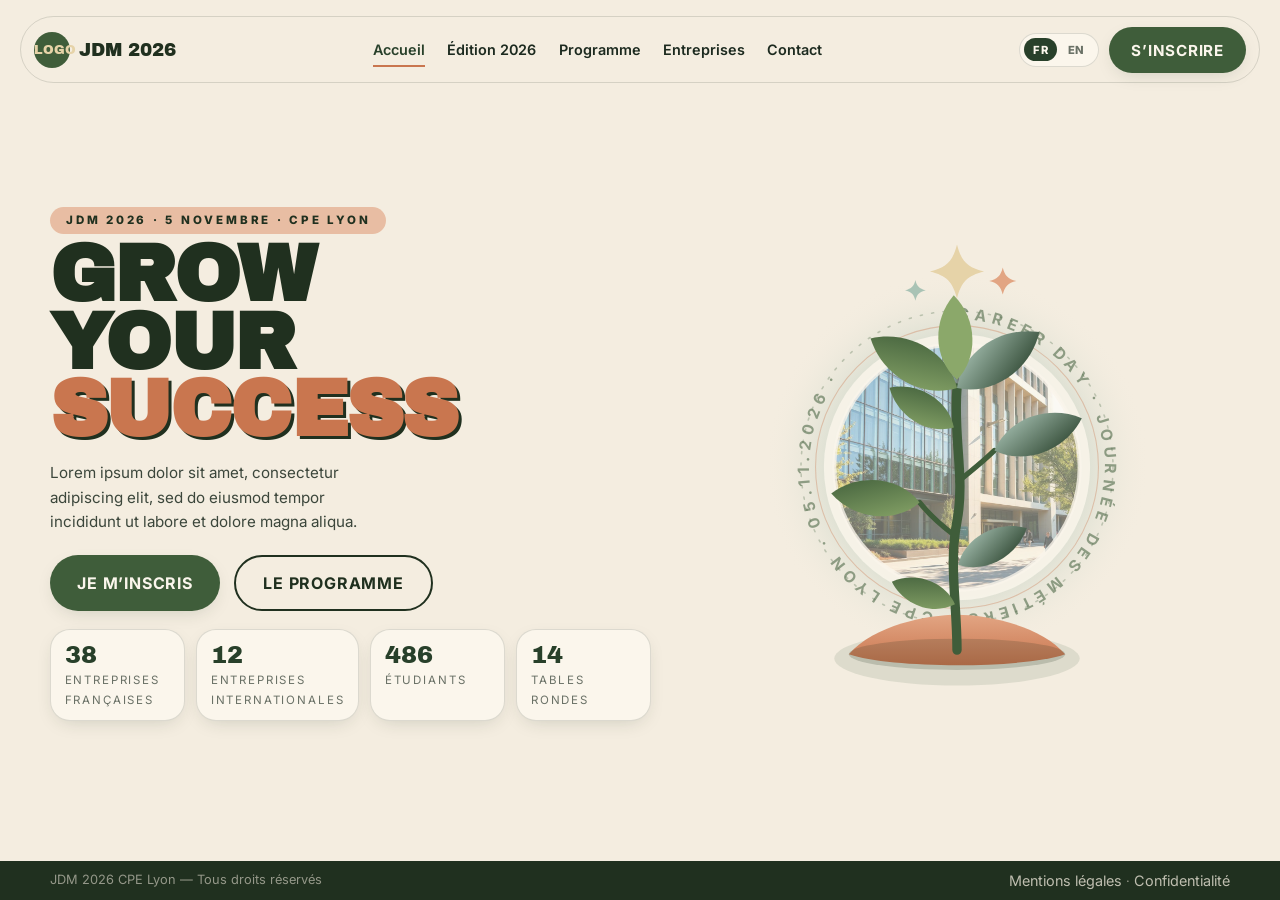
<file: index.html>
<!doctype html>
<html lang="fr">
<head>
  <meta charset="utf-8" />
  <meta name="viewport" content="width=device-width, initial-scale=1" />
  <title>Career Day 2026 — Grow Your Success | CPE Lyon</title>
  <meta name="description" content="CPE Lyon Career Day 2026: meet innovative companies, discover engineering careers with real impact, and grow your responsible future. March 12, 2026." />
  <meta property="og:title" content="Career Day 2026 — Grow Your Success" />
  <meta property="og:description" content="Meet, exchange, get inspired, and build your responsible future at CPE Lyon Career Day 2026." />
  <meta property="og:type" content="website" />
  <meta name="twitter:card" content="summary_large_image" />
  <link rel="preconnect" href="https://fonts.googleapis.com" />
  <link rel="preconnect" href="https://fonts.gstatic.com" crossorigin />
  <link rel="stylesheet" href="https://fonts.googleapis.com/css2?family=Archivo+Black&family=Archivo:wght@400;600;800;900&family=Inter:wght@400;500;600;700&display=swap" />
  <link rel="stylesheet" href="css/style.css" />
  <link rel="stylesheet" href="css/grow.css" />
  <link rel="stylesheet" href="css/pages.css" />
</head>
<body class="is-landing">
  <a class="skip" href="#main" data-en="Skip to content">Aller au contenu</a>
  <div class="loader" id="loader"><div class="loader__ring" aria-hidden="true"></div></div>
  <div id="site-nav"></div>

  <main id="main">
    <!-- HERO — single screen: title + stats + CTA + animated SVG -->
    <section class="hero hero--single">
      <div class="container hero__grid">
        <div>
          <span class="chip" data-en="JDM 2026 · NOVEMBER 5 · CPE Lyon">JDM 2026 · 5 NOVEMBRE · CPE Lyon</span>
          <h1 class="hero__title">
            <span data-en="Grow">Grow</span>
            <span data-en="Your">Your</span>
            <span class="hero__accent" data-en="Success">Success</span>
          </h1>
          <p class="hero__lead" data-en="Lorem ipsum dolor sit amet, consectetur adipiscing elit, sed do eiusmod tempor incididunt ut labore et dolore magna aliqua. ">
            Lorem ipsum dolor sit amet, consectetur adipiscing elit, 
            sed do eiusmod tempor incididunt ut labore et dolore magna aliqua. 
          </p>
          <div class="hero__cta">
            <button class="btn btn--primary btn--lg" data-modal-open="registerModal" data-en="Register free">Je m’inscris</button>
            <a class="btn btn--ghost btn--lg" href="program.html" data-en="Explore the program">Le programme</a>
          </div>
          <ul class="stats">
            <li><span class="stat__num" data-count="40" >0</span><span class="stat__lbl" data-en="French companies">Entreprises françaises</span></li>
            <li><span class="stat__num" data-count="13" >0</span><span class="stat__lbl" data-en="Internationals companies">Entreprises internationales</span></li>
            <li><span class="stat__num" data-count="500" data-suffix="+">0</span><span class="stat__lbl" data-en="Students">Étudiants</span></li>
            <li><span class="stat__num" data-count="15">0</span><span class="stat__lbl" data-en="Round tables">Tables rondes</span></li>
          </ul>
        </div>

        <!-- ===== Animated SVG illustration: the growth story ===== -->
        <div class="hero__right">
          <div class="grow" role="img" aria-label="Illustration of a seed growing into an upward success sprout">
            <svg class="grow__svg" viewBox="0 0 400 500" fill="none" xmlns="http://www.w3.org/2000/svg" aria-hidden="true">
              <defs>
                <radialGradient id="gHalo" cx="50%" cy="50%" r="50%">
                  <stop offset="0%" stop-color="var(--sand)" stop-opacity=".95" />
                  <stop offset="60%" stop-color="var(--sky)" stop-opacity=".45" />
                  <stop offset="100%" stop-color="var(--cream)" stop-opacity="0" />
                </radialGradient>
                <linearGradient id="gLeafA" x1="0" y1="0" x2="1" y2="1">
                  <stop offset="0%" stop-color="var(--olive)" />
                  <stop offset="100%" stop-color="var(--moss)" />
                </linearGradient>
                <linearGradient id="gLeafB" x1="0" y1="0" x2="1" y2="1">
                  <stop offset="0%" stop-color="var(--sky)" />
                  <stop offset="100%" stop-color="var(--moss-deep)" />
                </linearGradient>
                <linearGradient id="gSoil" x1="0" y1="0" x2="0" y2="1">
                  <stop offset="0%" stop-color="var(--clay-soft)" />
                  <stop offset="100%" stop-color="var(--clay)" />
                </linearGradient>
                <path id="leafShape" d="M0,0 C26,-30 74,-30 104,-4 C74,26 26,26 0,0 Z" />
                <clipPath id="gPhotoClip"><circle cx="200" cy="252" r="118" /></clipPath>
                <path id="sealPath" d="M200,110 a142,142 0 1,1 -0.1,0" />

              </defs>

              <!-- ambient light + provisional JDM emblem -->
              <g class="grow__layer" style="--depth:.35">
                <circle class="grow__halo" cx="200" cy="250" r="185" fill="url(#gHalo)" />
                <circle cx="200" cy="252" r="128" fill="var(--paper)" opacity=".85" />
                <g clip-path="url(#gPhotoClip)" opacity=".55">
                  <image href="assets/images/campus-1.jpg" x="82" y="134" width="236" height="236"
                         preserveAspectRatio="xMidYMid slice" />
                </g>
                <circle cx="200" cy="252" r="118" fill="none" stroke="var(--paper)" stroke-width="4" opacity=".8" />

                <!-- provisional logo / seal -->
                <g class="grow__seal">
                  <circle cx="200" cy="252" r="150" fill="none" stroke="var(--moss)" stroke-opacity=".28"
                          stroke-width="1.5" stroke-dasharray="2 9" stroke-linecap="round" />
                  <circle cx="200" cy="252" r="136" fill="none" stroke="var(--clay)" stroke-opacity=".35" stroke-width="1" />
                  <g class="grow__sealspin">
                    <text class="grow__sealtxt" fill="var(--moss)" fill-opacity=".55">
                      <textPath href="#sealPath" startOffset="0">
                        CAREER DAY · JOURNÉE DES MÉTIERS · CPE LYON · 05.11.2026 · 
                      </textPath>
                    </text>
                  </g>
                </g>
              </g>


              <!-- soil / ground -->
              <g class="grow__layer" style="--depth:.15">
                <g class="grow__ground">
                  <ellipse cx="200" cy="436" rx="118" ry="26" fill="var(--moss)" opacity=".12" />
                  <path d="M96,432 C120,404 172,394 200,394 C228,394 280,404 304,432 C264,446 136,446 96,432 Z" fill="url(#gSoil)" />
                  <ellipse cx="200" cy="432" rx="104" ry="15" fill="var(--bark)" opacity=".18" />
                </g>
              </g>

              <!-- the plant -->
              <g class="grow__layer" style="--depth:.7">
                <g class="grow__plant">
                  <!-- seed -->
                  <ellipse class="grow__seed" cx="200" cy="402" rx="11" ry="15" fill="var(--bark)" />

                  <!-- main stem -->
                  <path class="grow__stem" style="--len:320"
                        d="M200,428 C200,382 192,346 200,304 C208,262 196,222 200,176"
                        stroke="var(--moss)" stroke-width="9" stroke-linecap="round" />
                  <!-- side branches -->
                  <path class="grow__branch" style="--len:70;--d:1.72s" d="M198,318 C182,306 172,296 164,286"
                        stroke="var(--moss)" stroke-width="5" stroke-linecap="round" />
                  <path class="grow__branch" style="--len:70;--d:2.12s" d="M201,266 C216,254 226,246 236,236"
                        stroke="var(--moss)" stroke-width="5" stroke-linecap="round" />

                  <!-- leaves, unfurling one by one -->
                  <g transform="translate(198,384) rotate(-158) scale(.62)">
                    <g class="grow__leafwrap" style="--fr:2.2deg;--fd:.2s">
                      <use class="grow__leaf" href="#leafShape" style="--d:1.48s;--r0:-18deg" fill="url(#gLeafA)" />
                    </g>
                  </g>
                  <g transform="translate(201,346) rotate(-26) scale(.72)">
                    <g class="grow__leafwrap" style="--fr:-2.4deg;--fd:.9s">
                      <use class="grow__leaf" href="#leafShape" style="--d:1.78s;--r0:18deg" fill="url(#gLeafB)" />
                    </g>
                  </g>
                  <g transform="translate(164,286) rotate(-172) scale(.82)">
                    <g class="grow__leafwrap" style="--fr:2.6deg;--fd:1.4s">
                      <use class="grow__leaf" href="#leafShape" style="--d:2.12s;--r0:-20deg" fill="url(#gLeafA)" />
                    </g>
                  </g>
                  <g transform="translate(236,236) rotate(-18) scale(.86)">
                    <g class="grow__leafwrap" style="--fr:-2.2deg;--fd:2s">
                      <use class="grow__leaf" href="#leafShape" style="--d:2.44s;--r0:20deg" fill="url(#gLeafB)" />
                    </g>
                  </g>
                  <g transform="translate(197,214) rotate(-146) scale(.7)">
                    <g class="grow__leafwrap" style="--fr:2deg;--fd:2.6s">
                      <use class="grow__leaf" href="#leafShape" style="--d:2.82s;--r0:-16deg" fill="url(#gLeafA)" />
                    </g>
                  </g>

                  <!-- top sprout : same leaf language as the rest of the plant -->
                  <g transform="translate(200,176)">
                    <g class="grow__bud">
                      <!-- left wing -->
                      <g transform="rotate(-148) scale(.92)">
                        <use class="grow__bud-leaf" style="--d:3.08s;--r0:-24deg" href="#leafShape" fill="url(#gLeafA)" />
                      </g>
                      <!-- right wing -->
                      <g transform="rotate(-32) scale(.92)">
                        <use class="grow__bud-leaf" style="--d:3.24s;--r0:24deg" href="#leafShape" fill="url(#gLeafB)" />
                      </g>
                      <!-- central upward leaf -->
                      <g transform="translate(0,-8) rotate(-90) scale(.78)">
                        <use class="grow__bud-leaf" style="--d:3.42s;--r0:0deg" href="#leafShape" fill="var(--olive)" />
                      </g>
                      <!-- sparkles crowning the sprout -->
                      <path class="grow__spark" style="--d:3.6s"
                            d="M0,-138 C4,-122 10,-116 26,-112 C10,-108 4,-102 0,-86 C-4,-102 -10,-108 -26,-112 C-10,-116 -4,-122 0,-138 Z"
                            fill="var(--sand)" />
                      <path class="grow__spark" style="--d:3.85s"
                            d="M44,-116 C46,-108 49,-105 57,-103 C49,-101 46,-98 44,-90 C42,-98 39,-101 31,-103 C39,-105 42,-108 44,-116 Z"
                            fill="var(--clay-soft)" />
                      <path class="grow__spark" style="--d:4.05s"
                            d="M-40,-104 C-38.6,-98 -36.4,-95.8 -30,-94 C-36.4,-92.2 -38.6,-90 -40,-84 C-41.4,-90 -43.6,-92.2 -50,-94 C-43.6,-95.8 -41.4,-98 -40,-104 Z"
                            fill="var(--sky)" />

                    </g>
                  </g>



                </g>
              </g>

              <!-- soft light motes -->
              <g class="grow__layer" style="--depth:1.35">
                <circle class="grow__mote" cx="128" cy="326" r="3.5" fill="var(--sand)" style="--d:2.8s;--dur:7.4s;--tx:14px" />
                <circle class="grow__mote" cx="272" cy="214" r="3" fill="var(--sky)" style="--d:4.1s;--dur:8.2s;--tx:-12px" />
              </g>
            </svg>
          </div>
        </div>
      </div>
    </section>
  </main>

  <div id="site-footer"></div>

  <!-- Register modal -->
  <div class="modal" id="registerModal" role="dialog" aria-modal="true" aria-labelledby="regTitle" aria-hidden="true">
    <div class="modal__backdrop" data-modal-close></div>
    <div class="modal__panel">
      <button class="modal__close" data-modal-close aria-label="Fermer">×</button>
      <h3 id="regTitle" data-en="Register for Career Day">Inscription au Career Day</h3>
      <p class="muted" data-en="Free for CPE Lyon students. Fill in the form and we'll send your confirmation.">Gratuit pour les étudiants de CPE Lyon. Remplissez le formulaire et vous recevrez votre confirmation.</p>
      <form class="form" data-form data-success="Inscription enregistrée ! Vérifiez votre boîte mail.">
        <div class="field"><label for="rn" data-en="Full name">Nom complet</label><input id="rn" name="name" type="text" required /><span class="err"></span></div>
        <div class="field"><label for="re" data-en="Email">E-mail</label><input id="re" name="email" type="email" required /><span class="err"></span></div>
        <div class="field"><label for="rr" data-en="I am a…">Je suis…</label>
          <select id="rr" name="role" required>
            <option value="" data-en="Choose one">Choisir</option>
            <option data-en="Student">Étudiant·e</option><option data-en="Company">Entreprise</option><option data-en="Alumni">Alumni</option>
          </select><span class="err"></span></div>
        <button type="submit" class="btn btn--primary" data-en="Send registration">Envoyer l’inscription</button>
      </form>
    </div>
  </div>

  <div class="toasts" id="toasts" aria-live="polite"></div>
  <script src="js/layout.js"></script>
  <script src="js/i18n.js"></script>
  <script src="js/script.js"></script>
  <script src="js/grow.js"></script>
</body>
</html>
</file>
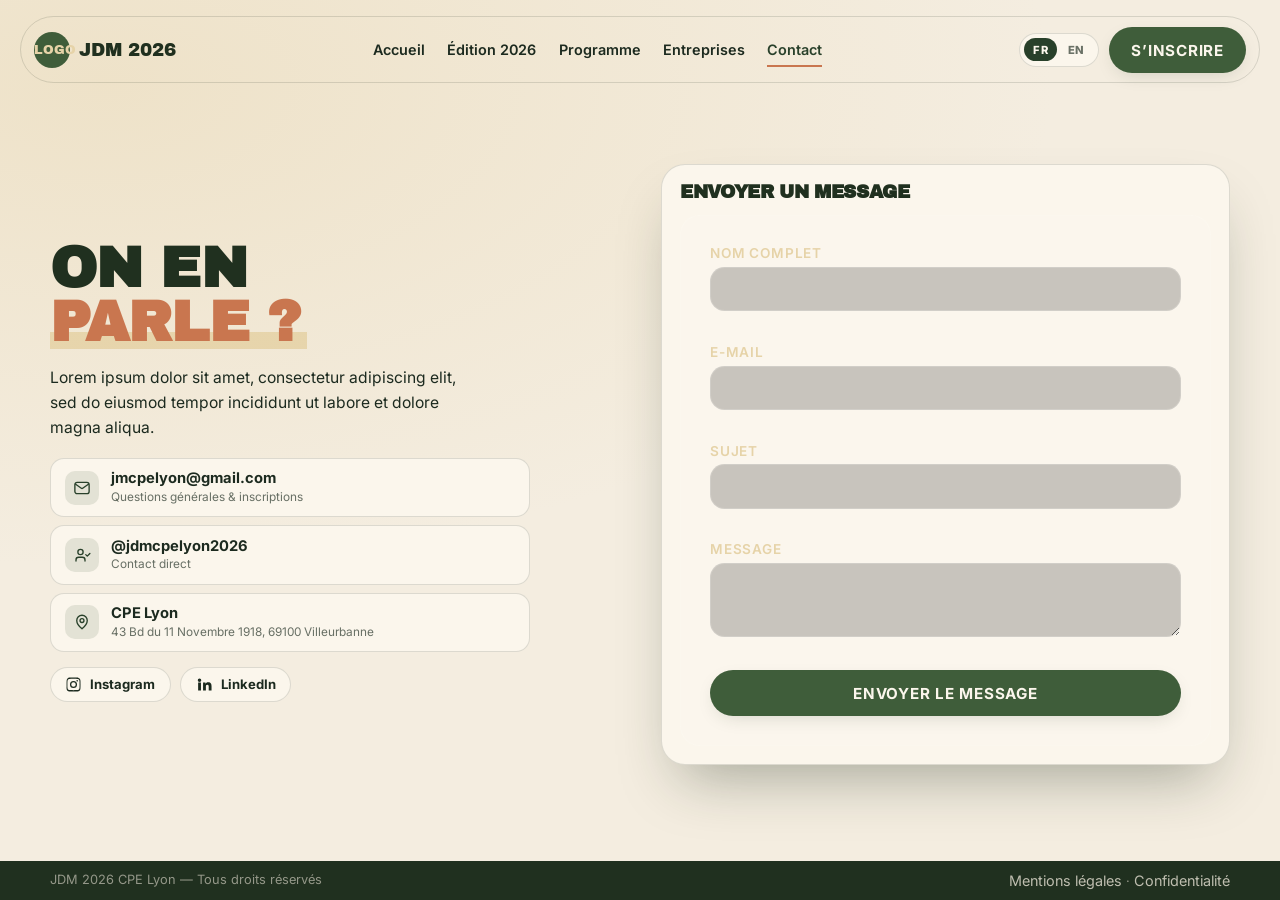
<file: contact.html>
<!doctype html>
<html lang="fr">
<head>
  <meta charset="utf-8" />
  <meta name="viewport" content="width=device-width, initial-scale=1" />
  <title>Contact — Career Day 2026 | CPE Lyon</title>
  <meta name="description" content="Contactez l’équipe étudiante du Career Day 2026 de CPE Lyon : questions, partenariats, presse. Réponse sous deux jours ouvrés." />
  <meta property="og:title" content="Contact — Career Day 2026 | CPE Lyon" />
  <meta property="og:description" content="Une question, une idée de partenariat ? L’équipe étudiante vous répond." />
  <meta property="og:type" content="website" />
  <meta name="twitter:card" content="summary_large_image" />
  <link rel="preconnect" href="https://fonts.googleapis.com" />
  <link rel="preconnect" href="https://fonts.gstatic.com" crossorigin />
  <link rel="stylesheet" href="https://fonts.googleapis.com/css2?family=Archivo+Black&family=Archivo:wght@400;600;800;900&family=Inter:wght@400;500;600;700&display=swap" />
  <link rel="stylesheet" href="css/style.css" />
  <link rel="stylesheet" href="css/pages.css" />
</head>
<body class="is-landing">
  <a class="skip" href="#main" data-en="Skip to content">Aller au contenu</a>
  <div class="loader" id="loader"><div class="loader__ring" aria-hidden="true"></div></div>
  <div id="site-nav"></div>

  <main id="main">
    <section class="page-single">
      <div class="page__grid contact__wrap">
        <div class="tabs contact__tabs" role="tablist" aria-label="Contact">
          <button class="tab is-active" type="button" role="tab" aria-selected="true" data-tab="info" data-en="Contact">Contact</button>
          <button class="tab" type="button" role="tab" aria-selected="false" data-tab="form" data-en="Message">Message</button>
        </div>

        <div class="contact__panels">
          <div class="tab-panel is-active intro" data-panel="info">
            <h1 class="intro__title">
              <span class="w"><span data-en="Let’s">On en</span></span>
              <span class="w w--accent"><span data-en="talk.">parle ?</span></span>
            </h1>
            <p class="intro__lead" data-en="Lorem ipsum dolor sit amet, consectetur adipiscing elit, sed do eiusmod tempor incididunt ut labore et dolore magna aliqua. ">
              Lorem ipsum dolor sit amet, consectetur adipiscing elit, sed do eiusmod tempor incididunt ut labore et dolore magna aliqua. 
            </p>
            <ul class="cinfo">
              <li>
                <span class="cinfo__ic" aria-hidden="true"><svg viewBox="0 0 24 24" fill="none" stroke="currentColor" stroke-width="1.8" stroke-linecap="round" stroke-linejoin="round"><rect x="2.5" y="4.5" width="19" height="15" rx="3"/><path d="m3.5 7 7.6 5.4a1.5 1.5 0 0 0 1.8 0L20.5 7"/></svg></span>
                <div><b>jmcpelyon@gmail.com</b><small data-en="General questions &amp; registrations">Questions générales &amp; inscriptions</small></div>
              </li>
              <li>
                <span class="cinfo__ic" aria-hidden="true"><svg viewBox="0 0 24 24" fill="none" stroke="currentColor" stroke-width="1.8" stroke-linecap="round" stroke-linejoin="round"><path d="M16 20v-1.5a3.5 3.5 0 0 0-3.5-3.5h-5A3.5 3.5 0 0 0 4 18.5V20"/><circle cx="10" cy="8" r="3.5"/><path d="M17 11.5 19 13.5 22.5 10"/></svg></span>
                <div><b>@jdmcpelyon2026</b><small data-en="Direct contact">Contact direct</small></div>
              </li>
              <li>
                <span class="cinfo__ic" aria-hidden="true"><svg viewBox="0 0 24 24" fill="none" stroke="currentColor" stroke-width="1.8" stroke-linecap="round" stroke-linejoin="round"><path d="M12 21s7-5.6 7-11a7 7 0 1 0-14 0c0 5.4 7 11 7 11Z"/><circle cx="12" cy="10" r="2.6"/></svg></span>
                <div><b>CPE Lyon</b><small>43 Bd du 11 Novembre 1918, 69100 Villeurbanne</small></div>
              </li>
            </ul>
            <div class="social">
              <a class="social__btn" href="https://instagram.com" target="_blank" rel="noopener" aria-label="Instagram">
                <svg viewBox="0 0 24 24" aria-hidden="true" fill="currentColor"><path d="M12 2.2c3.2 0 3.6 0 4.9.07 1.2.05 1.8.25 2.2.42.6.22 1 .48 1.4.9.44.43.7.83.92 1.4.17.44.37 1.06.42 2.25.06 1.28.07 1.66.07 4.88s-.01 3.6-.07 4.88c-.05 1.19-.25 1.81-.42 2.25-.22.57-.48.97-.92 1.4-.42.42-.82.68-1.4.9-.44.17-1.06.37-2.25.42-1.28.06-1.66.07-4.88.07s-3.6-.01-4.88-.07c-1.19-.05-1.81-.25-2.25-.42-.57-.22-.97-.48-1.4-.9-.42-.43-.68-.83-.9-1.4-.17-.44-.37-1.06-.42-2.25C2.21 15.6 2.2 15.22 2.2 12s.01-3.6.07-4.88c.05-1.19.25-1.81.42-2.25.22-.57.48-.97.9-1.4.43-.42.83-.68 1.4-.9.44-.17 1.06-.37 2.25-.42C8.52 2.21 8.9 2.2 12 2.2Zm0 1.8c-3.15 0-3.5.01-4.74.07-.9.04-1.38.19-1.7.31-.43.17-.73.37-1.05.69-.32.32-.52.62-.69 1.05-.12.32-.27.8-.31 1.7-.06 1.24-.07 1.6-.07 4.18s.01 2.94.07 4.18c.04.9.19 1.38.31 1.7.17.43.37.73.69 1.05.32.32.62.52 1.05.69.32.12.8.27 1.7.31 1.24.06 1.6.07 4.74.07s3.5-.01 4.74-.07c.9-.04 1.38-.19 1.7-.31.43-.17.73-.37 1.05-.69.32-.32.52-.62.69-1.05.12-.32.27-.8.31-1.7.06-1.24.07-1.6.07-4.18s-.01-2.94-.07-4.18c-.04-.9-.19-1.38-.31-1.7a2.85 2.85 0 0 0-.69-1.05 2.85 2.85 0 0 0-1.05-.69c-.32-.12-.8-.27-1.7-.31C15.5 4.01 15.15 4 12 4Zm0 3.03a4.97 4.97 0 1 1 0 9.94 4.97 4.97 0 0 1 0-9.94Zm0 1.8a3.17 3.17 0 1 0 0 6.34 3.17 3.17 0 0 0 0-6.34Zm5.18-3.2a1.16 1.16 0 1 1 0 2.32 1.16 1.16 0 0 1 0-2.32Z"/></svg>
                <span>Instagram</span>
              </a>
              <a class="social__btn" href="https://linkedin.com" target="_blank" rel="noopener" aria-label="LinkedIn">
                <svg viewBox="0 0 24 24" aria-hidden="true" fill="currentColor"><path d="M4.98 3.5a2.5 2.5 0 1 1 0 5 2.5 2.5 0 0 1 0-5ZM3 9.25h4v11.25H3V9.25Zm6.5 0h3.83v1.54h.06c.53-.95 1.83-1.95 3.77-1.95 4.03 0 4.78 2.5 4.78 5.75v5.91h-4v-5.24c0-1.25-.02-2.86-1.85-2.86-1.85 0-2.13 1.36-2.13 2.77v5.33h-4V9.25Z"/></svg>
                <span>LinkedIn</span>
              </a>
            </div>

          </div>

          <div class="tab-panel panel" data-panel="form">
            <h3 data-en="Send a message">Envoyer un message</h3>
            <form class="form" data-form data-success="Message envoyé ! Nous revenons vers vous rapidement.">
              <div class="field"><label for="cn" data-en="Full name">Nom complet</label><input id="cn" name="name" type="text" required /><span class="err"></span></div>
              <div class="field"><label for="ce" data-en="Email">E-mail</label><input id="ce" name="email" type="email" required /><span class="err"></span></div>
              <div class="field"><label for="cs" data-en="Subject">Sujet</label><input id="cs" name="subject" type="text" required /><span class="err"></span></div>
              <div class="field"><label for="cm" data-en="Message">Message</label><textarea id="cm" name="message" required></textarea><span class="err"></span></div>
              <button type="submit" class="btn btn--primary" data-en="Send message">Envoyer le message</button>
            </form>
          </div>
        </div>
      </div>
    </section>
  </main>

  <div id="site-footer"></div>

  <div class="modal" id="registerModal" role="dialog" aria-modal="true" aria-hidden="true">
    <div class="modal__backdrop" data-modal-close></div>
    <div class="modal__panel">
      <button class="modal__close" data-modal-close aria-label="Fermer">×</button>
      <h3 data-en="Register for Career Day">Inscription au Career Day</h3>
      <p class="muted" data-en="Free for CPE Lyon students.">Gratuit pour les étudiants de CPE Lyon.</p>
      <form class="form" data-form data-success="Inscription envoyée ! Confirmation en route.">
        <div class="field"><label for="rn6" data-en="Full name">Nom complet</label><input id="rn6" name="name" type="text" required /><span class="err"></span></div>
        <div class="field"><label for="re6" data-en="Email">E-mail</label><input id="re6" name="email" type="email" required /><span class="err"></span></div>
        <div class="field"><label for="rr6" data-en="I am a…">Je suis…</label><select id="rr6" name="role" required><option value="" data-en="Choose one">Choisir</option><option data-en="Student">Étudiant·e</option><option data-en="Company">Entreprise</option><option data-en="Alumni">Alumni</option></select><span class="err"></span></div>
        <button type="submit" class="btn btn--primary" data-en="Send registration">Envoyer l’inscription</button>
      </form>
    </div>
  </div>

  <div class="toasts" id="toasts" aria-live="polite"></div>
  <script src="js/layout.js"></script>
  <script src="js/i18n.js"></script>
  <script src="js/script.js"></script>
</body>
</html>
</file>
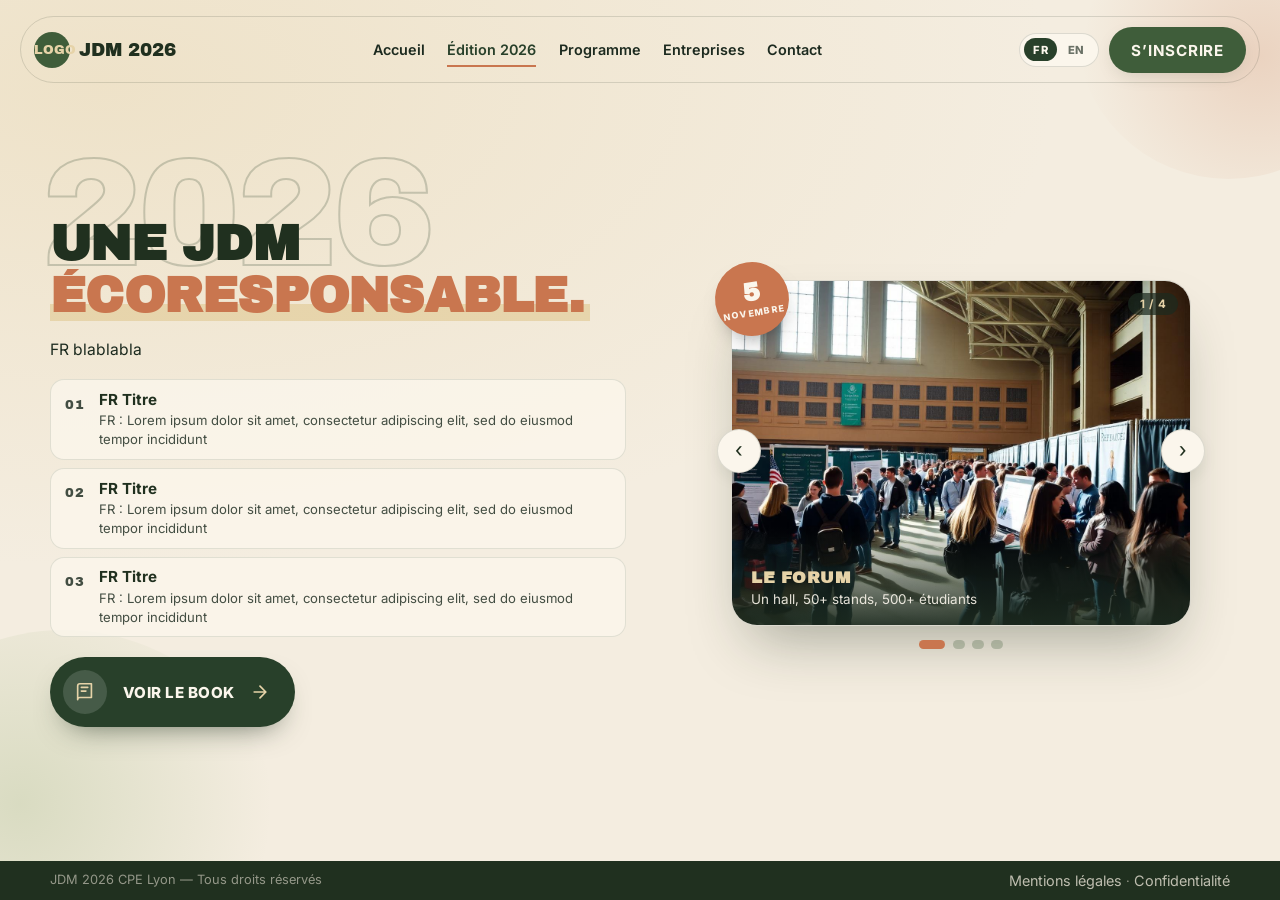
<file: edition.html>
<!doctype html>
<html lang="fr">
<head>
  <meta charset="utf-8" />
  <meta name="viewport" content="width=device-width, initial-scale=1" />
  <title>Édition 2026 — Career Day | CPE Lyon</title>
  <meta name="description" content="Édition 2026 du Career Day CPE Lyon : une Journée des Métiers placée sous le signe de l’écoresponsabilité, le 12 mars à Villeurbanne." />
  <meta property="og:title" content="Édition 2026 — Career Day | CPE Lyon" />
  <meta property="og:description" content="Une JDM sous le signe de l’écoresponsabilité, le 12 mars 2026 à CPE Lyon Villeurbanne." />
  <meta property="og:type" content="website" />
  <meta name="twitter:card" content="summary_large_image" />
  <link rel="preconnect" href="https://fonts.googleapis.com" />
  <link rel="preconnect" href="https://fonts.gstatic.com" crossorigin />
  <link rel="stylesheet" href="https://fonts.googleapis.com/css2?family=Archivo+Black&family=Archivo:wght@400;600;800;900&family=Inter:wght@400;500;600;700&display=swap" />
  <link rel="stylesheet" href="css/style.css" />
  <link rel="stylesheet" href="css/pages.css" />
</head>
<body class="is-landing">
  <a class="skip" href="#main" data-en="Skip to content">Aller au contenu</a>
  <div class="loader" id="loader"><div class="loader__ring" aria-hidden="true"></div></div>
  <div id="site-nav"></div>

  <main id="main">
    <section class="page-single page-single--ed2">
      <div class="page__grid">
        <div class="intro intro--ed">
          <span class="ed2__ghost" aria-hidden="true">2026</span>
          <h1 class="intro__title intro__title--edition">
            <span class="w"><span data-en="A careers day">Une JDM</span></span>
            <span class="w w--accent"><span data-en="that goes green.">écoresponsable.</span></span>
          </h1>
          <p class="intro__lead" data-en="EN blablabla">
            FR blablabla
          </p>

          <ul class="ed2__facts">
            <li>
              <span class="ed2__facts-n">01</span>
              <div>
                <b data-en="EN Title">FR Titre</b>
                <span data-en=" EN : Lorem ipsum dolor sit amet, consectetur adipiscing elit, sed do eiusmod tempor incididunt"> FR : Lorem ipsum dolor sit amet, consectetur adipiscing elit, sed do eiusmod tempor incididunt</span>
              </div>
            </li>
            <li>
              <span class="ed2__facts-n">02</span>
              <div>
                <b data-en="EN Title">FR Titre</b>
                <span data-en=" EN : Lorem ipsum dolor sit amet, consectetur adipiscing elit, sed do eiusmod tempor incididunt"> FR : Lorem ipsum dolor sit amet, consectetur adipiscing elit, sed do eiusmod tempor incididunt</span>
              </div>
            </li>
            <li>
              <span class="ed2__facts-n">03</span>
              <div>
                <b data-en="EN Title">FR Titre</b>
                <span data-en=" EN : Lorem ipsum dolor sit amet, consectetur adipiscing elit, sed do eiusmod tempor incididunt"> FR : Lorem ipsum dolor sit amet, consectetur adipiscing elit, sed do eiusmod tempor incididunt</span>
              </div>
            </li>
          </ul>

          <div class="intro__cta">
            <a class="book-btn book-btn--hero" href="assets/book-career-day-2025.pdf" target="_blank" rel="noopener">
              <span class="book-btn__ico" aria-hidden="true">
                <svg viewBox="0 0 24 24" fill="none" stroke="currentColor" stroke-width="1.8" stroke-linecap="round" stroke-linejoin="round">
                  <path d="M4 5.5A2.5 2.5 0 0 1 6.5 3H19v15H6.5A2.5 2.5 0 0 0 4 20.5z"/><path d="M8 7h7M8 11h5"/>
                </svg>
              </span>
              <span class="book-btn__txt"><b data-en="See the book">Voir le book</b></span>
              <span class="book-btn__arrow" aria-hidden="true">
                <svg viewBox="0 0 24 24" fill="none" stroke="currentColor" stroke-width="2" stroke-linecap="round" stroke-linejoin="round"><path d="M5 12h13M12 5l7 7-7 7"/></svg>
              </span>
            </a>
          </div>

        </div>



        <div class="carousel" data-carousel data-autoplay="5200" aria-roledescription="carousel" aria-label="Photos de l’édition et du campus">
          <span class="ed2__stamp" aria-hidden="true"><b>5</b><i data-en="NOVEMBER">NOVEMBRE</i></span>
          <div class="carousel__viewport">

            <span class="carousel__count">1 / 4</span>
            <div class="carousel__track">
              <figure class="carousel__slide">
                <img src="assets/images/campus-4.jpg" width="1200" height="900" />
                <figcaption class="carousel__cap"><b data-en="The forum">Le forum</b><span data-en="One hall, 50+ companies, 500+ students">Un hall, 50+ stands, 500+ étudiants</span></figcaption>
              </figure>
              <figure class="carousel__slide">
                <img src="assets/images/campus-1.jpg" width="1200" height="900" loading="lazy" />
                <figcaption class="carousel__cap"><b data-en="The venue">Le lieu</b><span data-en="An open, green campus in the Lyon Tech–La Doua district, 15 min from Part-Dieu.">Un campus ouvert à la Doua, à 15 min de Part-Dieu.</span></figcaption>
              </figure>
              <figure class="carousel__slide">
                <img src="assets/images/campus-2.jpg" width="1200" height="900" loading="lazy" />
                <figcaption class="carousel__cap"><b data-en="EN Title">FR Titre</b><span data-en="Lorem ipsum dolor sit amet, consectetur">Lorem ipsum dolor sit amet, consectetur</span></figcaption>
              </figure>
              <figure class="carousel__slide">
                <img src="assets/images/campus-3.jpg" width="1200" height="900" loading="lazy" />
                <figcaption class="carousel__cap"><b data-en="The team">L’équipe</b><span data-en="Career Day is built by CPE Lyon students.">Le Career Day se construit par les étudiants de CPE Lyon.</span></figcaption>
              </figure>
            </div>
          </div>
          <button class="carousel__btn carousel__btn--prev" type="button" data-carousel-prev aria-label="Photo précédente">‹</button>
          <button class="carousel__btn carousel__btn--next" type="button" data-carousel-next aria-label="Photo suivante">›</button>
          <div class="carousel__dots" data-carousel-dots></div>

        </div>
      </div>
    </section>
  </main>

  <div id="site-footer"></div>

  <div class="toasts" id="toasts" aria-live="polite"></div>
  <script src="js/layout.js"></script>
  <script src="js/i18n.js"></script>
  <script src="js/script.js"></script>
  <script src="js/carousel.js"></script>
</body>
</html>
</file>
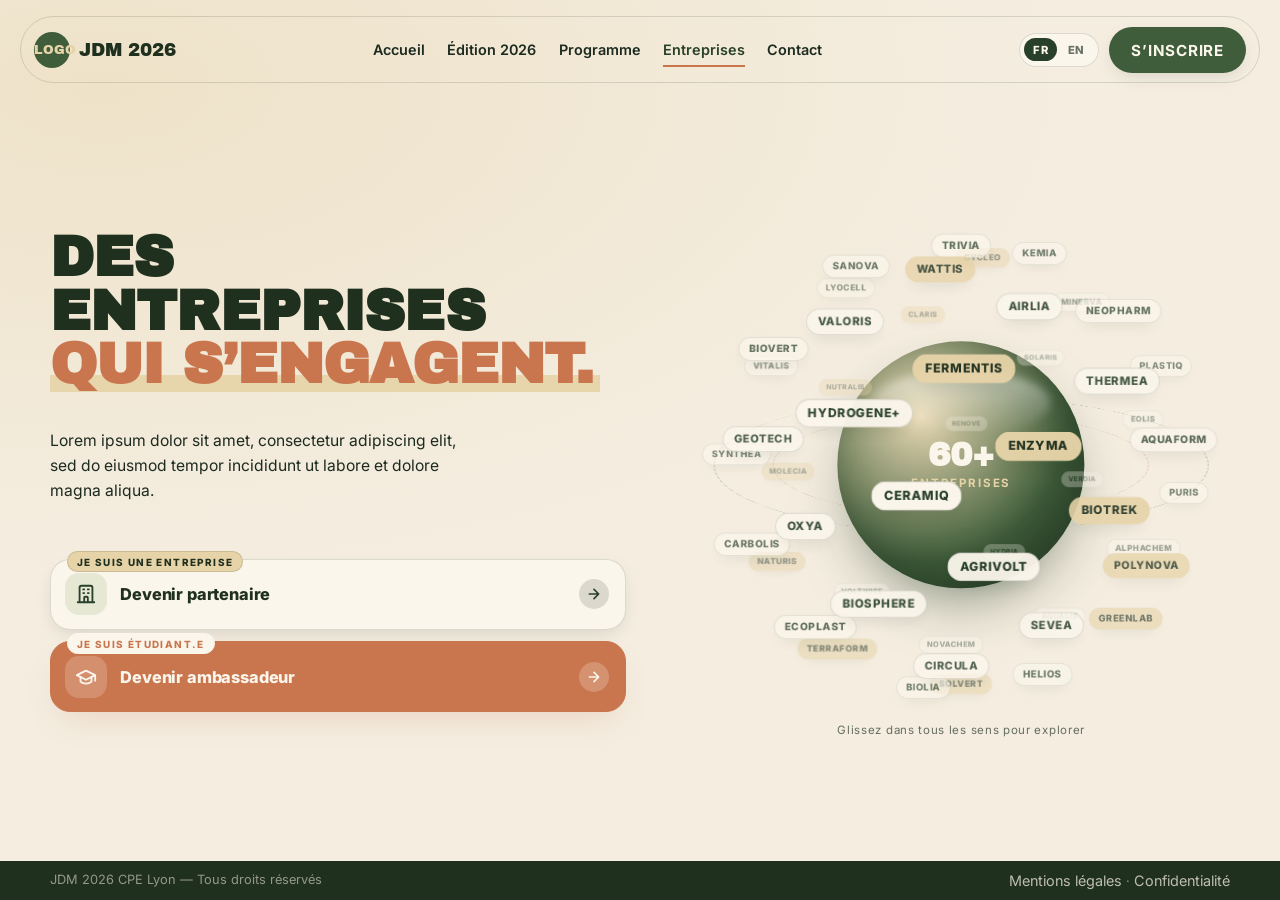
<file: partners.html>
<!doctype html>
<html lang="fr">
<head>
  <meta charset="utf-8" />
  <meta name="viewport" content="width=device-width, initial-scale=1" />
  <title>Entreprises — Career Day 2026 | CPE Lyon</title>
  <meta name="description" content="60+ entreprises engagées participent au Career Day 2026 de CPE Lyon : chimie, biotech, énergie et numérique qui recrutent pour l’impact." />
  <meta property="og:title" content="Entreprises — Career Day 2026 | CPE Lyon" />
  <meta property="og:description" content="Découvrez les 60+ entreprises engagées présentes au Career Day 2026." />
  <meta property="og:type" content="website" />
  <meta name="twitter:card" content="summary_large_image" />
  <link rel="preconnect" href="https://fonts.googleapis.com" />
  <link rel="preconnect" href="https://fonts.gstatic.com" crossorigin />
  <link rel="stylesheet" href="https://fonts.googleapis.com/css2?family=Archivo+Black&family=Archivo:wght@400;600;800;900&family=Inter:wght@400;500;600;700&display=swap" />
  <link rel="stylesheet" href="css/style.css" />
  <link rel="stylesheet" href="css/pages.css" />
  <link rel="stylesheet" href="css/orbit.css" />
</head>
<body class="is-landing">
  <a class="skip" href="#main" data-en="Skip to content">Aller au contenu</a>
  <div class="loader" id="loader"><div class="loader__ring" aria-hidden="true"></div></div>
  <div id="site-nav"></div>

  <main id="main">
    <section class="page-single">
      <div class="page__grid">
        <div class="intro">
          <h1 class="intro__title">
            <span class="w"><span data-en="Companies">Des entreprises</span></span>
            <span class="w w--accent"><span data-en="that commit.">qui s’engagent.</span></span>
          </h1>
          <br>
          <p class="intro__lead" data-en="Lorem ipsum dolor sit amet, consectetur adipiscing elit, sed do eiusmod tempor incididunt ut labore et dolore magna aliqua. ">
            Lorem ipsum dolor sit amet, consectetur adipiscing elit, sed do eiusmod tempor incididunt
             ut labore et dolore magna aliqua. 
          </p>
          <br>
          <div class="intro__cta choice">
            <button class="choice-card" data-modal-open="partnerModal">
              <span class="choice-card__role" data-en="I'm a company">Je suis une entreprise</span>
              <span class="choice-card__ico" aria-hidden="true">
                <svg viewBox="0 0 24 24" fill="none" stroke="currentColor" stroke-width="2" stroke-linecap="round" stroke-linejoin="round"><path d="M19 21V5a2 2 0 0 0-2-2H7a2 2 0 0 0-2 2v16m14 0h2m-2 0h-5m-9 0H3m2 0h5M9 7h1m-1 4h1m4-4h1m-1 4h1m-5 10v-5a1 1 0 0 1 1-1h2a1 1 0 0 1 1 1v5m-4 0h4"/></svg>
              </span>
              <span class="choice-card__main">
                <b data-en="Become a partner">Devenir partenaire</b>
                
              </span>
              <span class="choice-card__arrow" aria-hidden="true">
                <svg viewBox="0 0 24 24" fill="none" stroke="currentColor" stroke-width="2.5" stroke-linecap="round" stroke-linejoin="round"><path d="M5 12h14M12 5l7 7-7 7"/></svg>
              </span>
            </button>

            <button class="choice-card choice-card--student" data-modal-open="ambassadorModal">
              <span class="choice-card__role" data-en="I'm a student">Je suis étudiant.e</span>
              <span class="choice-card__ico" aria-hidden="true">
                <svg viewBox="0 0 24 24" fill="none" stroke="currentColor" stroke-width="2" stroke-linecap="round" stroke-linejoin="round"><path d="M22 10v6M2 10l10-5 10 5-10 5-10-5Z"/><path d="M6 12v5c3 3 9 3 12 0v-5"/></svg>
              </span>
              <span class="choice-card__main">
                <b data-en="Become an ambassador">Devenir ambassadeur</b>
                
              </span>
              <span class="choice-card__arrow" aria-hidden="true">
                <svg viewBox="0 0 24 24" fill="none" stroke="currentColor" stroke-width="2.5" stroke-linecap="round" stroke-linejoin="round"><path d="M5 12h14M12 5l7 7-7 7"/></svg>
              </span>
            </button>
          </div>
        </div>

        <div class="orbit" data-orbit="SOLVERT, BIOLIA, NOVACHEM, HELIOS, TERRAFORM, AQUALIS, CIRCULA, VOLTWISE, GREENLAB, ECOPLAST, HYDRIA, SEVEA, NATURIS, ALPHACHEM, BIOSPHERE, LUMEN, POLYNOVA, CARBOLIS, VERDIA, AGRIVOLT, MOLECIA, PURIS, OXYA, RENOVE, BIOTREK, SYNTHEA, EOLIS, CERAMIQ, NUTRALIS, AQUAFORM, GEOTECH, SOLARIS, ENZYMA, VITALIS, PLASTIQ, HYDROGENE+, CLARIS, THERMEA, BIOVERT, MINERVA, FERMENTIS, LYOCELL, NEOPHARM, VALORIS, CYCLEO, AIRLIA, SANOVA, KEMIA, WATTIS, TRIVIA">
          <div class="orbit__ring orbit__ring--a" aria-hidden="true"></div>
          <div class="orbit__ring orbit__ring--b" aria-hidden="true"></div>
          <div class="orbit__core" aria-hidden="true"></div>
          <div class="orbit__label"><b>60+</b><span data-en="Companies">Entreprises</span></div>
          <span class="orbit__hint" data-en="Drag in any direction to explore">Glissez dans tous les sens pour explorer</span>
        </div>
      </div>
    </section>
  </main>

  <div id="site-footer"></div>

  <div class="modal" id="partnerModal" role="dialog" aria-modal="true" aria-hidden="true">
    <div class="modal__backdrop" data-modal-close></div>
    <div class="modal__panel">
      <button class="modal__close" data-modal-close aria-label="Fermer">×</button>
      <h3 data-en="Become a partner">Devenir partenaire</h3>
      <p class="muted" data-en="Book a booth for the 2026 edition.">Réservez un stand pour l’édition 2026.</p>
      <form class="form" data-form data-success="Merci ! L’équipe partenariats vous répond très vite.">
        <div class="field"><label for="pn" data-en="Contact name">Nom du contact</label><input id="pn" name="name" type="text" required /><span class="err"></span></div>
        <div class="field"><label for="pe" data-en="Professional email">E-mail professionnel</label><input id="pe" name="email" type="email" required /><span class="err"></span></div>
        <div class="field"><label for="pm" data-en="Your company &amp; needs">Votre entreprise &amp; vos besoins</label><textarea id="pm" name="message" required></textarea><span class="err"></span></div>
        <button type="submit" class="btn btn--primary" data-en="Send request">Envoyer la demande</button>
      </form>
    </div>
  </div>

  <div class="modal" id="ambassadorModal" role="dialog" aria-modal="true" aria-hidden="true">
    <div class="modal__backdrop" data-modal-close></div>
    <div class="modal__panel">
      <button class="modal__close" data-modal-close aria-label="Fermer">×</button>
      <h3 data-en="Become an ambassador">Devenir ambassadeur</h3>
      <p class="muted" data-en="Represent Career Day on campus and meet companies first.">Représentez le Career Day sur le campus et rencontrez les entreprises en avant-première.</p>
      <form class="form" data-form data-success="Merci ! L’équipe ambassadeurs vous recontacte très vite.">
        <div class="field"><label for="an" data-en="Full name">Nom complet</label><input id="an" name="name" type="text" required /><span class="err"></span></div>
        <div class="field"><label for="ae" data-en="School email">E-mail école</label><input id="ae" name="email" type="email" required /><span class="err"></span></div>
        <div class="field"><label for="am" data-en="Why you?">Pourquoi vous ?</label><textarea id="am" name="message" required></textarea><span class="err"></span></div>
        <button type="submit" class="btn btn--primary" data-en="Send application">Envoyer ma candidature</button>
      </form>
    </div>
  </div>

  <div class="modal" id="registerModal" role="dialog" aria-modal="true" aria-hidden="true">

    <div class="modal__backdrop" data-modal-close></div>
    <div class="modal__panel">
      <button class="modal__close" data-modal-close aria-label="Fermer">×</button>
      <h3 data-en="Register for Career Day">Inscription au Career Day</h3>
      <p class="muted" data-en="Free for CPE Lyon students.">Gratuit pour les étudiants de CPE Lyon.</p>
      <form class="form" data-form data-success="Inscription envoyée ! Confirmation en route.">
        <div class="field"><label for="rn5" data-en="Full name">Nom complet</label><input id="rn5" name="name" type="text" required /><span class="err"></span></div>
        <div class="field"><label for="re5" data-en="Email">E-mail</label><input id="re5" name="email" type="email" required /><span class="err"></span></div>
        <div class="field"><label for="rr5" data-en="I am a…">Je suis…</label><select id="rr5" name="role" required><option value="" data-en="Choose one">Choisir</option><option data-en="Student">Étudiant·e</option><option data-en="Company">Entreprise</option><option data-en="Alumni">Alumni</option></select><span class="err"></span></div>
        <button type="submit" class="btn btn--primary" data-en="Send registration">Envoyer l’inscription</button>
      </form>
    </div>
  </div>

  <div class="toasts" id="toasts" aria-live="polite"></div>
  <script src="js/layout.js"></script>
  <script src="js/i18n.js"></script>
  <script src="js/script.js"></script>
  <script src="js/orbit.js"></script>
</body>
</html>
</file>
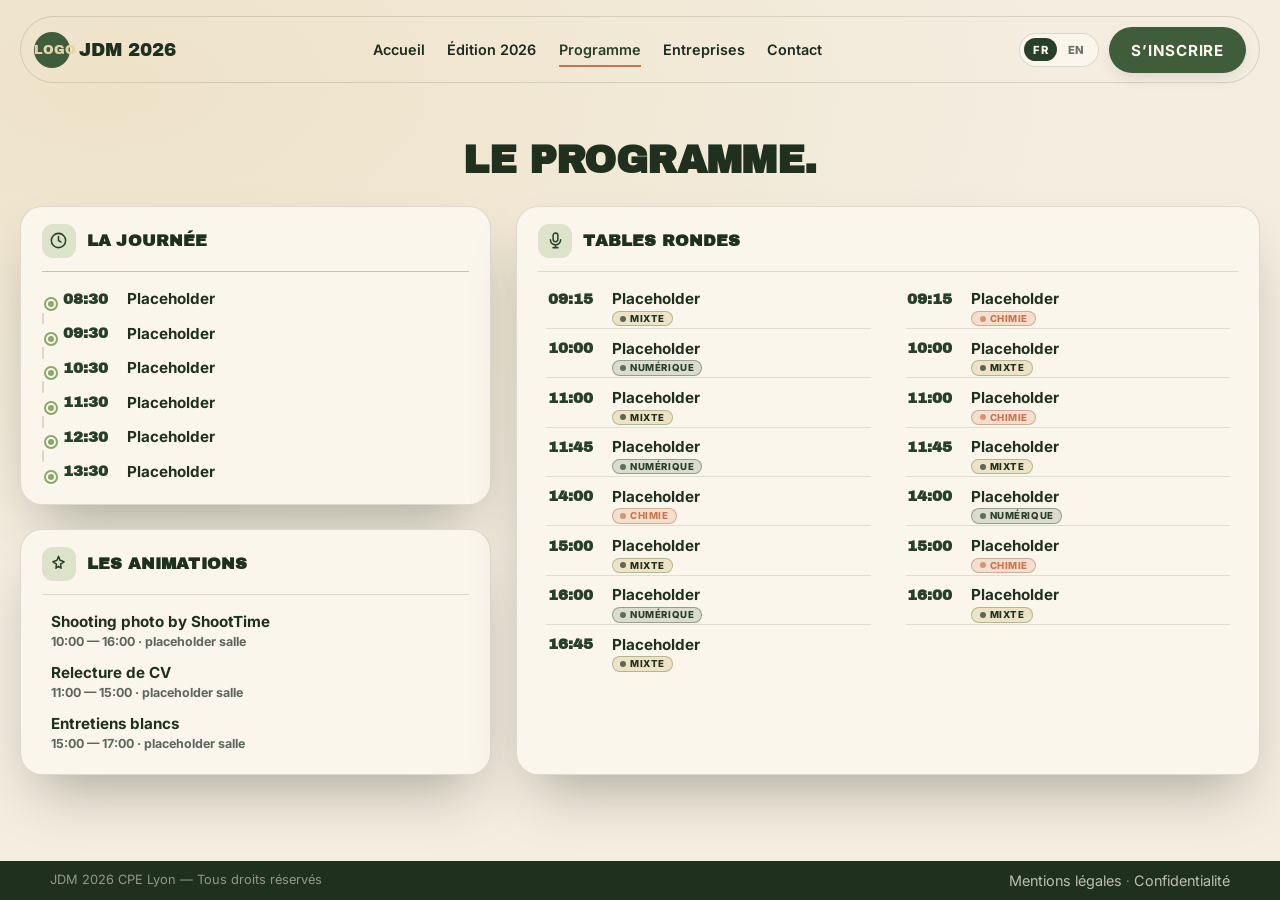
<file: program.html>
<!doctype html>
<html lang="fr">
<head>
  <meta charset="utf-8" />
  <meta name="viewport" content="width=device-width, initial-scale=1" />
  <title>Programme — Career Day 2026 | CPE Lyon</title>
  <meta name="description" content="Le programme complet du Career Day 2026 : la journée heure par heure, les animations (shooting photo, relecture de CV) et toutes les tables rondes." />
  <meta property="og:title" content="Programme — Career Day 2026 | CPE Lyon" />
  <meta property="og:description" content="La journée heure par heure, les animations et toutes les tables rondes du Career Day 2026." />
  <meta property="og:type" content="website" />
  <meta name="twitter:card" content="summary_large_image" />
  <link rel="preconnect" href="https://fonts.googleapis.com" />
  <link rel="preconnect" href="https://fonts.gstatic.com" crossorigin />
  <link rel="stylesheet" href="https://fonts.googleapis.com/css2?family=Archivo+Black&family=Archivo:wght@400;600;800;900&family=Inter:wght@400;500;600;700&display=swap" />
  <link rel="stylesheet" href="css/style.css" />
  <link rel="stylesheet" href="css/pages.css" />
</head>
<body class="is-landing">
  <a class="skip" href="#main" data-en="Skip to content">Aller au contenu</a>
  <div class="loader" id="loader"><div class="loader__ring" aria-hidden="true"></div></div>
  <div id="site-nav"></div>

  <main id="main">
    <section class="page-single page-single--wide">
      <div class="prog">
        <header class="prog__head">
          <h1 class="prog__title" data-en="The program.">Le programme.</h1>
        </header>

        <div class="tabs prog__tabs" role="tablist" aria-label="Programme">
          <button class="tab is-active" type="button" role="tab" aria-selected="true" data-tab="day" data-en="Day">Journée</button>
          <button class="tab" type="button" role="tab" aria-selected="false" data-tab="evt" data-en="Happenings">Animations</button>
          <button class="tab" type="button" role="tab" aria-selected="false" data-tab="rt" data-en="Round tables">Tables rondes</button>
        </div>

        <div class="prog__grid">

          <!-- 1. La journée -->
          <article class="tab-panel is-active pcol pcol--day" data-panel="day">
            <div class="pcol__top">
              <span class="pcol__ico" aria-hidden="true"><svg viewBox="0 0 24 24" fill="none" stroke="currentColor" stroke-width="1.9" stroke-linecap="round"><circle cx="12" cy="12" r="9"/><path d="M12 7v5l3.2 2"/></svg></span>
              <div><h2 data-en="The day">La journée</h2></div>
            </div>
            <ol class="tline">
              <li><span class="tline__dot" aria-hidden="true"></span><time>08:30</time><div><b data-en="Placeholder">Placeholder</b></div></li>
              <li><span class="tline__dot" aria-hidden="true"></span><time>09:30</time><div><b data-en="Placeholder">Placeholder</b></div></li>
              <li><span class="tline__dot" aria-hidden="true"></span><time>10:30</time><div><b data-en="Placeholder">Placeholder</b></div></li>
              <li><span class="tline__dot" aria-hidden="true"></span><time>11:30</time><div><b data-en="Placeholder">Placeholder</b></div></li>
              <li><span class="tline__dot" aria-hidden="true"></span><time>12:30</time><div><b data-en="Placeholder">Placeholder</b></div></li>
              <li><span class="tline__dot" aria-hidden="true"></span><time>13:30</time><div><b data-en="Placeholder">Placeholder</b></div></li>
            </ol>
          </article>

          <!-- 2. Animations -->
          <article class="tab-panel pcol pcol--evt" data-panel="evt">
            <div class="pcol__top">
              <span class="pcol__ico" aria-hidden="true"><svg viewBox="0 0 24 24" fill="none" stroke="currentColor" stroke-width="1.9" stroke-linecap="round" stroke-linejoin="round"><path d="M12 3l1.9 4.9L19 9.8l-4.4 3 .6 5.2L12 15.6 8.8 18l.6-5.2L5 9.8l5.1-1.9z"/></svg></span>
              <div><h2 data-en="Happenings">Les animations</h2></div>
            </div>
            <ul class="ecards">
              <li class="ecard">
                <b data-en="Photo shoot time">Shooting photo by ShootTime</b>
                
                <span class="ecard__meta">10:00 — 16:00 · <span data-en="Room placeholder">placeholder salle</span></span>
              </li>
              <li class="ecard">
                <b data-en="CV review">Relecture de CV</b>
                
                <span class="ecard__meta">11:00 — 15:00 · <span data-en="Room placeholder">placeholder salle</span></span>
              </li>
              <li class="ecard">
                <b data-en="Mock interviews">Entretiens blancs</b>
                
                <span class="ecard__meta">15:00 — 17:00 · <span data-en="Room placeholder">placeholder salle</span></span>
              </li>
            </ul>
          </article>

          <!-- 3. Tables rondes -->
          <article class="tab-panel pcol pcol--rt" data-panel="rt">
            <div class="pcol__top">
              <span class="pcol__ico" aria-hidden="true"><svg viewBox="0 0 24 24" fill="none" stroke="currentColor" stroke-width="1.9" stroke-linecap="round" stroke-linejoin="round"><rect x="9" y="2.5" width="6" height="11" rx="3"/><path d="M5.5 11a6.5 6.5 0 0 0 13 0M12 17.5V21M9 21h6"/></svg></span>
              <div><h2 data-en="Round tables">Tables rondes</h2></div>
            </div>
            <ul class="rtable">
              <li>
                <span class="rtable__h">09:15</span>
                <div>
                  <b data-en="Placeholder">Placeholder</b>
                  <span class="rtable__tags"><span class="rtable__tag rtable__tag--mix" data-en="Mixed">Mixte</span></span>
                </div>
              </li>
              <li>
                <span class="rtable__h">09:15</span>
                <div>
                  <b data-en="Placeholder">Placeholder</b>
                  <span class="rtable__tags"><span class="rtable__tag rtable__tag--chem" data-en="Chemistry">Chimie</span></span>
                </div>
              </li>
              <li>
                <span class="rtable__h">10:00</span>
                <div>
                  <b data-en="Placeholder">Placeholder</b>
                  <span class="rtable__tags"><span class="rtable__tag rtable__tag--num" data-en="Digital">Numérique</span></span>
                </div>
              </li>
              <li>
                <span class="rtable__h">10:00</span>
                <div>
                  <b data-en="Placeholder">Placeholder</b>
                  <span class="rtable__tags"><span class="rtable__tag rtable__tag--mix" data-en="Mixed">Mixte</span></span>
                </div>
              </li>
              <li>
                <span class="rtable__h">11:00</span>
                <div>
                  <b data-en="Placeholder">Placeholder</b>
                  <span class="rtable__tags"><span class="rtable__tag rtable__tag--mix" data-en="Mixed">Mixte</span></span>
                </div>
              </li>
              <li>
                <span class="rtable__h">11:00</span>
                <div>
                  <b data-en="Placeholder">Placeholder</b>
                  <span class="rtable__tags"><span class="rtable__tag rtable__tag--chem" data-en="Chemistry">Chimie</span></span>
                </div>
              </li>
              <li>
                <span class="rtable__h">11:45</span>
                <div>
                  <b data-en="Placeholder">Placeholder</b>
                  <span class="rtable__tags"><span class="rtable__tag rtable__tag--num" data-en="Digital">Numérique</span></span>
                </div>
              </li>
              <li>
                <span class="rtable__h">11:45</span>
                <div>
                  <b data-en="Placeholder">Placeholder</b>
                  <span class="rtable__tags"><span class="rtable__tag rtable__tag--mix" data-en="Mixed">Mixte</span></span>
                </div>
              </li>
              <li>
                <span class="rtable__h">14:00</span>
                <div>
                  <b data-en="Placeholder">Placeholder</b>
                  <span class="rtable__tags"><span class="rtable__tag rtable__tag--chem" data-en="Chemistry">Chimie</span></span>
                </div>
              </li>
              <li>
                <span class="rtable__h">14:00</span>
                <div>
                  <b data-en="Placeholder">Placeholder</b>
                  <span class="rtable__tags"><span class="rtable__tag rtable__tag--num" data-en="Digital">Numérique</span></span>
                </div>
              </li>
              <li>
                <span class="rtable__h">15:00</span>
                <div>
                  <b data-en="Placeholder">Placeholder</b>
                  <span class="rtable__tags"><span class="rtable__tag rtable__tag--mix" data-en="Mixed">Mixte</span></span>
                </div>
              </li>
              <li>
                <span class="rtable__h">15:00</span>
                <div>
                  <b data-en="Placeholder">Placeholder</b>
                  <span class="rtable__tags"><span class="rtable__tag rtable__tag--chem" data-en="Chemistry">Chimie</span></span>
                </div>
              </li>
              <li>
                <span class="rtable__h">16:00</span>
                <div>
                  <b data-en="Placeholder">Placeholder</b>
                  <span class="rtable__tags"><span class="rtable__tag rtable__tag--num" data-en="Digital">Numérique</span></span>
                </div>
              </li>
              <li>
                <span class="rtable__h">16:00</span>
                <div>
                  <b data-en="Placeholder">Placeholder</b>
                  <span class="rtable__tags"><span class="rtable__tag rtable__tag--mix" data-en="Mixed">Mixte</span></span>
                </div>
              </li>
              <li>
                <span class="rtable__h">16:45</span>
                <div>
                  <b data-en="Placeholder">Placeholder</b>
                  <span class="rtable__tags"><span class="rtable__tag rtable__tag--mix" data-en="Mixed">Mixte</span></span>
                </div>
              </li>
            </ul>

          </article>

        </div>

      </div>
    </section>
  </main>

  <div id="site-footer"></div>

  <div class="modal" id="registerModal" role="dialog" aria-modal="true" aria-hidden="true">
    <div class="modal__backdrop" data-modal-close></div>
    <div class="modal__panel">
      <button class="modal__close" data-modal-close aria-label="Fermer">×</button>
      <h3 data-en="Register for Career Day">Inscription au Career Day</h3>
      <p class="muted" data-en="Free for CPE Lyon students.">Gratuit pour les étudiants de CPE Lyon.</p>
      <form class="form" data-form data-success="Inscription envoyée ! Confirmation en route.">
        <div class="field"><label for="rn4" data-en="Full name">Nom complet</label><input id="rn4" name="name" type="text" required /><span class="err"></span></div>
        <div class="field"><label for="re4" data-en="Email">E-mail</label><input id="re4" name="email" type="email" required /><span class="err"></span></div>
        <div class="field"><label for="rr4" data-en="I am a…">Je suis…</label><select id="rr4" name="role" required><option value="" data-en="Choose one">Choisir</option><option data-en="Student">Étudiant·e</option><option data-en="Company">Entreprise</option><option data-en="Alumni">Alumni</option></select><span class="err"></span></div>
        <button type="submit" class="btn btn--primary" data-en="Send registration">Envoyer l’inscription</button>
      </form>
    </div>
  </div>

  <div class="toasts" id="toasts" aria-live="polite"></div>
  <script src="js/layout.js"></script>
  <script src="js/i18n.js"></script>
  <script src="js/script.js"></script>
</body>
</html>
</file>
<file: css/style.css>
/* =========================================================
   Career Day 2026 — earthy eco palette, light mode only
   ========================================================= */

*,*::before,*::after{box-sizing:border-box}
html{scroll-behavior:smooth;-webkit-text-size-adjust:100%}
body{margin:0;font-family:var(--font-sans);color:var(--ink);background:var(--cream);
  -webkit-font-smoothing:antialiased;overflow-x:hidden}
img,svg{display:block;max-width:100%}
button{font:inherit;cursor:pointer;border:0;background:none;color:inherit}
a{color:inherit;text-decoration:none}
:focus-visible{outline:3px solid var(--moss);outline-offset:2px;border-radius:6px}
main{min-height:60vh}

/* ---------- Design tokens (light only, ecological earthy) ---------- */
:root{
  --cream:#f4ede0;         /* warm paper */
  --paper:#fbf6ec;         /* softer paper */
  --ink:#1c2a1f;           /* deep bark */
  --bark:#20301f;          /* deepest green-brown */
  --moss:#3f5d3a;          /* primary forest green */
  --moss-deep:#28402a;
  --olive:#8ba86a;         /* fresh olive accent */
  --clay:#c9764f;          /* warm terracotta */
  --clay-soft:#e2a583;     /* peachy clay */
  --sand:#e6d3a8;          /* golden sand */
  --sky:#a9c3b5;           /* soft eucalyptus */
  --line:rgba(28,42,31,.14);
  --muted:rgba(28,42,31,.65);
  --shadow-sm:0 6px 20px -8px rgba(32,48,31,.22);
  --shadow-lg:0 30px 60px -20px rgba(32,48,31,.38);
  --radius:1.25rem;
  --font-display:"Archivo Black","Archivo",system-ui,sans-serif;
  --font-sans:"Inter",system-ui,-apple-system,sans-serif;
  --ease:cubic-bezier(.22,1,.36,1);
  --container:1180px;
}

.container{width:min(100% - 2.5rem,var(--container));margin-inline:auto}

/* ---------- Typography ---------- */
h1,h2,h3,h4,.font-display{font-family:var(--font-display);letter-spacing:-.02em;line-height:.95;margin:0}
.h2{font-size:clamp(2.4rem,5vw,4.2rem);text-transform:uppercase;color:var(--bark)}
.h2--dark{color:var(--sand)}
.h2--light{color:var(--olive)}
.eyebrow{display:inline-block;font-size:.75rem;font-weight:800;letter-spacing:.28em;
  text-transform:uppercase;color:var(--clay);margin-bottom:1rem}
.eyebrow--light{color:var(--olive)}
.lead{max-width:44ch;color:var(--ink);opacity:.85;font-size:clamp(1rem,1.1vw,1.125rem);line-height:1.65;margin:1.25rem 0 1.75rem}
.lead--dark{color:rgba(244,237,224,.85)}
.lead--light{color:rgba(244,237,224,.85)}
.muted{color:var(--muted);font-size:.9rem}

/* ---------- Buttons ---------- */
.btn{display:inline-flex;align-items:center;justify-content:center;gap:.5rem;
  padding:.85rem 1.4rem;border-radius:999px;font-weight:700;font-size:.95rem;
  text-transform:uppercase;letter-spacing:.05em;transition:transform .25s var(--ease),
  box-shadow .25s var(--ease),background .2s,color .2s;will-change:transform}
.btn:hover{transform:translateY(-2px)}
.btn:active{transform:translateY(0)}
.btn--lg{padding:1rem 1.7rem;font-size:1rem}
.btn--primary{background:var(--moss);color:var(--paper);box-shadow:var(--shadow-sm)}
.btn--primary:hover{background:var(--moss-deep)}
.btn--clay{background:var(--clay);color:var(--paper)}
.btn--sand{background:var(--sand);color:var(--bark)}
.btn--dark{background:var(--bark);color:var(--sand)}
.btn--ghost{background:transparent;color:var(--bark);border:2px solid var(--bark)}
.btn--ghost:hover{background:var(--bark);color:var(--sand)}

/* ---------- Loader ---------- */
.loader{position:fixed;inset:0;background:var(--cream);display:grid;place-items:center;
  z-index:9999;transition:opacity .5s .2s ease,visibility 0s .8s}
.loader.is-hidden{opacity:0;visibility:hidden;pointer-events:none}
.loader__ring{width:52px;height:52px;border:4px solid var(--line);
  border-top-color:var(--moss);border-radius:50%;animation:spin 1s linear infinite}
@keyframes spin{to{transform:rotate(360deg)}}

/* ---------- Scroll progress ---------- */
.scroll-progress{position:fixed;top:0;left:0;height:3px;width:0;background:var(--clay);
  z-index:100;transition:width .1s linear}

/* ---------- Skip link ---------- */
.skip{position:absolute;left:-9999px;top:0;background:var(--bark);color:var(--sand);padding:.6rem 1rem;z-index:100;border-radius:0 0 8px 0}
.skip:focus{left:0}

/* ---------- Nav ---------- */
.nav{position:fixed;inset:1rem 0 auto 0;z-index:60}
.nav.is-scrolled .nav__inner{background:color-mix(in oklab,var(--paper) 92%,transparent);
  backdrop-filter:saturate(140%) blur(14px);-webkit-backdrop-filter:saturate(140%) blur(14px);
  box-shadow:var(--shadow-sm)}
.nav__inner{display:flex;align-items:center;justify-content:space-between;gap:1rem;
  width:min(100% - 2rem,1240px);margin-inline:auto;padding:.6rem .8rem;
  border-radius:999px;border:1px solid var(--line);transition:all .3s var(--ease);background:transparent}
.nav__logo{display:flex;align-items:center;gap:.6rem;font-family:var(--font-display);
  font-size:1.15rem;color:var(--bark);text-transform:uppercase}
.nav__badge{display:grid;place-items:center;width:36px;height:36px;border-radius:50%;
  background:var(--moss);color:var(--sand);font-family:var(--font-display);font-size:.8rem}
.nav__links{display:flex;gap:1.4rem;font-weight:600;font-size:.9rem}
.nav__links a{position:relative;padding:.3rem 0;color:var(--ink)}
.nav__links a::after{content:"";position:absolute;left:0;right:100%;bottom:-4px;height:2px;
  background:var(--clay);transition:right .3s var(--ease)}
.nav__links a:hover::after,.nav__links a[aria-current="page"]::after{right:0}
.nav__links a[aria-current="page"]{color:var(--moss-deep)}
.nav__actions{display:flex;align-items:center;gap:.6rem}
.burger{display:none;width:42px;height:42px;border-radius:50%;background:var(--paper);
  place-items:center;box-shadow:var(--shadow-sm)}
.burger span{display:block;width:20px;height:2px;background:var(--bark);margin:3px auto;transition:.3s var(--ease)}
.burger.is-open span:nth-child(1){transform:translateY(5px) rotate(45deg)}
.burger.is-open span:nth-child(2){opacity:0}
.burger.is-open span:nth-child(3){transform:translateY(-5px) rotate(-45deg)}

/* Mobile drawer */
.drawer{position:fixed;inset:0;background:var(--cream);z-index:58;
  transform:translateY(-100%);transition:transform .5s var(--ease);padding:6.4rem 1.6rem 2rem;display:flex;
  overflow-y:auto}
.drawer.is-open{transform:translateY(0)}
/* keep page content from bleeding through the drawer */
body.nav-open{overflow:hidden}
body.nav-open main,body.nav-open footer{visibility:hidden}
.drawer__nav{display:flex;flex-direction:column;gap:.75rem;font-family:var(--font-display);
  font-size:1.45rem;text-transform:uppercase;color:var(--bark);width:100%}
.drawer__nav a[aria-current="page"]{color:var(--clay)}
.drawer__nav .langsw{align-self:flex-start;margin-top:.2rem}
.drawer__nav .btn{align-self:flex-start;font-family:var(--font-sans);font-size:.88rem;padding:.55rem 1.1rem;margin-top:.35rem}
@media (max-width:400px){
  .drawer{padding:6.1rem 1.3rem 1.6rem}
  .drawer__nav{font-size:1.25rem;gap:.6rem}
}


@media (max-width:960px){
  .nav__links{display:none}
  .burger{display:grid}
  .nav__actions .btn{display:none}
}

/* ---------- Page banner (shared on inner pages) ---------- */
.banner{position:relative;background:var(--moss);color:var(--paper);padding:9rem 0 5rem;overflow:hidden}
.banner__inner{position:relative;z-index:2}
.banner .eyebrow{color:var(--sand)}
.banner h1{font-size:clamp(2.6rem,6vw,5rem);text-transform:uppercase;color:var(--sand)}
.banner p{max-width:52ch;color:rgba(244,237,224,.85);margin-top:1.2rem;line-height:1.6}
.banner__deco{position:absolute;right:-4rem;top:-4rem;width:22rem;height:22rem;border-radius:50%;
  background:radial-gradient(circle at 30% 30%,var(--olive),transparent 65%);opacity:.55;z-index:1}
.wave{position:absolute;left:0;right:0;bottom:-1px;line-height:0;z-index:2}
.wave svg{width:100%;height:80px;display:block}
.wave svg path{fill:var(--cream)}
.banner + section{padding-top:5rem}

/* ---------- HERO (home) ---------- */
.hero{position:relative;padding:9rem 0 6rem;background:var(--cream);overflow:hidden}
.hero__grid{display:grid;grid-template-columns:1.1fr 1fr;gap:3rem;align-items:center}
.chip{background:color-mix(in oklab,var(--clay-soft) 65%,transparent);
  color:var(--bark);padding:.4rem 1rem;border-radius:999px;
  font-size:.72rem;font-weight:800;letter-spacing:.24em;text-transform:uppercase}
.hero__title{font-family:var(--font-display);text-transform:uppercase;
  font-size:clamp(3.2rem,10vw,8.2rem);line-height:.85;margin-top:1.4rem;color:var(--bark)}
.hero__title span{display:block}
.hero__accent{color:var(--clay);text-shadow:3px 3px 0 var(--bark)}
.hero__lead{margin-top:1.7rem;max-width:34ch;font-size:clamp(1rem,1.2vw,1.15rem);color:var(--ink);opacity:.85;line-height:1.6}
.hero__cta{margin-top:1.8rem;display:flex;flex-wrap:wrap;gap:.9rem}

/* stats */
.stats{display:grid;grid-template-columns:repeat(4,1fr);gap:1rem;margin:2.5rem 0 0;padding:0;list-style:none}
.stats li{background:var(--paper);border:1px solid var(--line);border-radius:var(--radius);
  padding:1rem 1.1rem;transition:transform .3s var(--ease);box-shadow:var(--shadow-sm)}
.stats li:hover{transform:translateY(-4px)}
.stat__num{display:block;font-family:var(--font-display);font-size:1.9rem;color:var(--moss-deep)}
.stat__lbl{font-size:.72rem;letter-spacing:.16em;text-transform:uppercase;color:var(--muted)}

/* hero right */
.hero__right{position:relative;justify-self:center;width:100%;max-width:440px;aspect-ratio:4/5}
.blob{position:absolute;inset:0;overflow:hidden;background:var(--moss);
  border-radius:58% 42% 55% 45% / 60% 55% 45% 40%;animation:morph 12s ease-in-out infinite}
.blob img{width:100%;height:100%;object-fit:cover}
@keyframes morph{
  0%,100%{border-radius:58% 42% 55% 45% / 60% 55% 45% 40%}
  50%{border-radius:45% 55% 40% 60% / 50% 45% 55% 50%}
}
.sticker{position:absolute;transform:rotate(var(--rot));animation:float 6s ease-in-out infinite;filter:drop-shadow(var(--shadow-sm))}
.sticker--lg{bottom:-1.5rem;right:-1rem;background:var(--clay);color:var(--paper);
  width:132px;height:132px;border-radius:50%;display:grid;place-items:center;
  text-align:center;font-family:var(--font-display);font-size:.72rem;text-transform:uppercase;letter-spacing:.06em;line-height:1.15}
.sticker--sm{width:56px;height:56px;border-radius:50%;display:grid;place-items:center;
  background:var(--sand);color:var(--bark);font-size:1.5rem}
.sticker--top{top:-1rem;right:12%}
.sticker--side{top:45%;left:-1.2rem;background:var(--sky);color:var(--bark)}
@keyframes float{0%,100%{transform:rotate(var(--rot)) translateY(0)}50%{transform:rotate(var(--rot)) translateY(-10px)}}

.hero .wave svg path{fill:var(--moss)}

/* ---------- Feature teasers (home) ---------- */
.teasers{background:var(--moss);color:var(--paper);padding:5rem 0 6rem}
.teasers h2{color:var(--sand)}
.teasers__grid{display:grid;grid-template-columns:repeat(3,1fr);gap:1.2rem;margin-top:2rem}
.teaser{background:rgba(255,255,255,.05);border:1px solid rgba(255,255,255,.1);
  border-radius:var(--radius);padding:1.8rem 1.4rem;transition:transform .35s var(--ease),background .3s;
  display:flex;flex-direction:column;gap:.8rem}
.teaser:hover{transform:translateY(-8px);background:rgba(255,255,255,.09)}
.teaser__ico{width:52px;height:52px;border-radius:14px;display:grid;place-items:center;background:var(--sand);color:var(--bark)}
.teaser h3{font-family:var(--font-display);text-transform:uppercase;color:var(--sand);font-size:1.15rem}
.teaser p{color:rgba(244,237,224,.78);font-size:.92rem;line-height:1.55;margin:0;flex-grow:1}
.teaser__link{font-weight:700;color:var(--clay-soft);font-size:.85rem;text-transform:uppercase;letter-spacing:.08em}
.teaser__link:hover{color:var(--sand)}

/* ---------- Cards (about pillars) ---------- */
.cards{display:grid;grid-template-columns:repeat(3,1fr);gap:1.2rem}
.card{background:var(--paper);border:1px solid var(--line);border-radius:var(--radius);
  padding:1.8rem 1.4rem;text-align:center;transition:transform .35s var(--ease),box-shadow .3s;box-shadow:var(--shadow-sm)}
.card:hover{transform:translateY(-8px);box-shadow:var(--shadow-lg)}
.card__icon{width:64px;height:64px;border-radius:50%;display:grid;place-items:center;
  margin:0 auto;color:var(--bark);transition:transform .3s var(--ease)}
.card:hover .card__icon{transform:scale(1.1) rotate(-6deg)}
.card h3{font-size:1.15rem;text-transform:uppercase;color:var(--moss-deep);margin:1rem 0 .4rem}
.card p{font-size:.9rem;color:var(--muted);line-height:1.55;margin:0}

/* ---------- Marquee ---------- */
.marquee{background:var(--bark);padding:1.4rem 0;overflow:hidden}
.marquee__track{display:flex;gap:2rem;background:var(--sand);color:var(--bark);
  padding:.85rem 0;transform:rotate(-2deg);width:110%;margin-left:-5%;
  font-family:var(--font-display);font-size:clamp(1.1rem,2vw,1.7rem);text-transform:uppercase;
  animation:scroll 30s linear infinite;white-space:nowrap}
.marquee__track span{padding-inline:1rem}
@keyframes scroll{to{transform:rotate(-2deg) translateX(-50%)}}

/* ---------- Two-col info (edition/program) ---------- */
.split{padding:5rem 0;background:var(--cream)}
.split__grid{display:grid;grid-template-columns:1fr 1fr;gap:3rem;align-items:center}
.split--clay{background:var(--clay-soft)}
.split--sand{background:var(--sand)}

.info-card{background:var(--paper);border-radius:var(--radius);padding:1.8rem;box-shadow:var(--shadow-sm)}
.info-card h3{font-family:var(--font-display);text-transform:uppercase;font-size:1.4rem;color:var(--bark);margin-bottom:1rem}
.info-card ul{list-style:none;margin:0;padding:0;display:flex;flex-direction:column;gap:.8rem;color:var(--bark)}
.info-card li{display:flex;align-items:flex-start;gap:.8rem;font-size:.95rem}
.dot{display:inline-block;width:32px;height:32px;border-radius:50%;flex-shrink:0;display:grid;place-items:center;color:var(--paper)}
.info-card small{color:var(--muted)}
.info-photo{margin:0;border-radius:var(--radius);overflow:hidden;aspect-ratio:4/3;box-shadow:var(--shadow-sm)}
.info-photo img{width:100%;height:100%;object-fit:cover;transition:transform .6s var(--ease)}
.info-photo:hover img{transform:scale(1.05)}

/* Passport visual */
.passport{position:relative;display:grid;place-items:center;padding:1rem}
.passport__card{width:230px;height:320px;background:var(--bark);border-radius:1.2rem;
  color:var(--sand);padding:1.5rem;box-shadow:var(--shadow-lg);
  display:flex;flex-direction:column;align-items:center;justify-content:space-between;
  transform:rotate(-8deg);transition:transform .5s var(--ease)}
.passport__card:hover{transform:rotate(-4deg) translateY(-8px) scale(1.02)}
.passport__top,.passport__bot{font-family:var(--font-display);text-transform:uppercase;text-align:center;font-size:1.15rem;line-height:1}
.passport__bot{font-size:.7rem;letter-spacing:.22em}
.passport__globe{border:2px solid var(--sand);border-radius:50%;width:135px;height:135px;display:grid;place-items:center;color:var(--sand)}

/* ---------- Section shell ---------- */
.section{padding:5rem 0;background:var(--cream)}
.section--paper{background:var(--paper)}
.section--moss{background:var(--moss);color:var(--paper)}
.section--moss .h2{color:var(--sand)}
.section--moss .lead{color:rgba(244,237,224,.85)}
.section--moss .eyebrow{color:var(--olive)}
.section__head{max-width:640px;margin-bottom:2.5rem}

/* ---------- Tabs ---------- */
.tabs{display:inline-flex;gap:.4rem;background:var(--paper);padding:.4rem;border-radius:999px;
  margin-top:.5rem;box-shadow:var(--shadow-sm);border:1px solid var(--line)}
.tab{padding:.7rem 1.4rem;border-radius:999px;font-weight:700;color:var(--muted);transition:.25s var(--ease)}
.tab.is-active{background:var(--bark);color:var(--sand)}
.tab-panels{margin-top:2rem}
.tab-panel{display:none;animation:fade .4s var(--ease)}
.tab-panel.is-active{display:block}
@keyframes fade{from{opacity:0;transform:translateY(8px)}to{opacity:1;transform:none}}
.agenda{list-style:none;margin:0;padding:0;display:grid;gap:.9rem;max-width:720px}
.agenda li{display:grid;grid-template-columns:80px 1fr;gap:1.2rem;padding:1.1rem 1.3rem;
  background:var(--paper);border:1px solid var(--line);border-radius:var(--radius);
  transition:transform .25s var(--ease);box-shadow:var(--shadow-sm)}
.agenda li:hover{transform:translateX(6px)}
.agenda time{font-family:var(--font-display);color:var(--clay);font-size:1.1rem}
.agenda b{color:var(--bark);display:block}
.agenda p{margin:.3rem 0 0;color:var(--muted);font-size:.9rem}

/* ---------- Partners ---------- */
.partners__grid{margin-top:2rem;display:grid;grid-template-columns:repeat(4,1fr);gap:1rem}
.partner{background:var(--paper);border-radius:var(--radius);padding:2rem 1rem;text-align:center;
  font-family:var(--font-display);letter-spacing:.05em;color:var(--bark);
  transition:transform .3s var(--ease),box-shadow .3s;box-shadow:var(--shadow-sm);border:1px solid var(--line)}
.partner:hover{transform:translateY(-6px) rotate(-1deg);box-shadow:var(--shadow-lg);background:var(--sand)}
.partner__tier{display:block;font-family:var(--font-sans);font-size:.68rem;letter-spacing:.24em;color:var(--clay);margin-bottom:.5rem;font-weight:700}

/* ---------- FAQ ---------- */
.faq__grid{display:grid;grid-template-columns:1fr 1.4fr;gap:3rem;align-items:start}
.accordion{display:flex;flex-direction:column;gap:.7rem}
.acc{background:var(--paper);border:1px solid var(--line);border-radius:var(--radius);
  overflow:hidden;transition:box-shadow .3s var(--ease)}
.acc[open]{box-shadow:var(--shadow-sm)}
.acc summary{padding:1.1rem 1.3rem;font-weight:700;color:var(--bark);
  cursor:pointer;display:flex;justify-content:space-between;align-items:center;list-style:none;gap:1rem}
.acc summary::-webkit-details-marker{display:none}
.acc summary::after{content:"+";font-family:var(--font-display);font-size:1.5rem;transition:transform .3s var(--ease);color:var(--clay)}
.acc[open] summary::after{transform:rotate(45deg)}
.acc__body{padding:0 1.3rem 1.2rem;color:var(--muted);line-height:1.6}

/* ---------- Contact ---------- */
.contact-block{background:var(--bark);color:var(--cream);padding:5rem 0;border-radius:var(--radius);margin-top:3rem}
.contact__grid{display:grid;grid-template-columns:1fr 1.2fr;gap:3rem;align-items:start;padding:0 2.5rem}
.contact__meta{list-style:none;margin:1.5rem 0 0;padding:0;display:flex;flex-direction:column;gap:.6rem;color:rgba(244,237,224,.8)}
.form{display:grid;gap:1rem;background:rgba(255,255,255,.05);padding:1.8rem;border-radius:var(--radius);border:1px solid rgba(255,255,255,.1)}
.field{display:grid;gap:.35rem}
.field label{font-size:.85rem;font-weight:600;letter-spacing:.06em;text-transform:uppercase;color:var(--sand)}
.field input,.field select,.field textarea{background:rgba(0,0,0,.2);border:1px solid rgba(255,255,255,.15);
  color:var(--cream);padding:.85rem 1rem;border-radius:.9rem;font:inherit;transition:border-color .2s,background .2s}
.field input:focus,.field select:focus,.field textarea:focus{border-color:var(--olive);background:rgba(0,0,0,.35);outline:none}
.field.has-error input,.field.has-error select,.field.has-error textarea{border-color:#ff8b8b}
.err{min-height:1rem;font-size:.78rem;color:#ffcccc}

/* ---------- CTA banner ---------- */
.cta-band{background:var(--clay);color:var(--paper);padding:4rem 0;text-align:center}
.cta-band h2{color:var(--paper);font-size:clamp(2rem,4vw,3.4rem);text-transform:uppercase}
.cta-band p{max-width:52ch;margin:1rem auto 1.8rem;color:rgba(251,246,236,.9)}
.cta-band .btn{background:var(--bark);color:var(--sand)}
.cta-band .btn:hover{background:var(--moss-deep)}

/* ---------- Footer ---------- */
.footer{background:var(--bark);color:var(--cream);padding:5rem 0 1.5rem;position:relative}
.footer__grid{display:grid;grid-template-columns:1.4fr 1fr 1fr 1fr;gap:2rem;padding-bottom:3rem;border-bottom:1px solid rgba(255,255,255,.1)}
.footer__logo{color:var(--sand);margin-bottom:1rem}
.footer p,.footer li,.footer a{color:rgba(244,237,224,.75);font-size:.9rem}
.footer h4{color:var(--sand);font-size:.78rem;letter-spacing:.24em;text-transform:uppercase;margin-bottom:1rem}
.footer ul{list-style:none;padding:0;margin:0;display:flex;flex-direction:column;gap:.5rem}
.footer a:hover{color:var(--olive)}
.socials{display:flex;gap:.6rem}
.socials a{display:grid;place-items:center;width:42px;height:42px;border-radius:50%;
  background:rgba(255,255,255,.1);font-family:var(--font-display);font-size:.8rem;transition:.3s var(--ease)}
.socials a:hover{background:var(--clay);color:var(--paper);transform:translateY(-3px)}
.footer__stamp{display:grid;place-items:center}
.footer__stamp div{width:130px;height:130px;border-radius:50%;background:var(--sand);color:var(--bark);
  display:grid;place-items:center;text-align:center;font-family:var(--font-display);font-size:.72rem;
  text-transform:uppercase;letter-spacing:.06em;line-height:1.2;transform:rotate(-8deg);box-shadow:var(--shadow-lg)}
.footer__bar{display:flex;justify-content:space-between;padding-top:1.5rem;font-size:.8rem;color:rgba(244,237,224,.55);flex-wrap:wrap;gap:1rem;max-width:var(--container);margin-inline:auto}

/* ---------- Back to top ---------- */
.to-top{position:fixed;bottom:1.5rem;right:1.5rem;width:48px;height:48px;border-radius:50%;
  background:var(--bark);color:var(--sand);font-size:1.3rem;font-weight:700;
  box-shadow:var(--shadow-lg);opacity:0;transform:translateY(20px);transition:.4s var(--ease);z-index:50}
.to-top.is-visible{opacity:1;transform:translateY(0)}
.to-top:hover{transform:translateY(-4px);background:var(--moss-deep)}

/* ---------- Modal ---------- */
.modal{position:fixed;inset:0;z-index:200;display:none;align-items:center;justify-content:center;padding:1.5rem}
.modal.is-open{display:flex;animation:fade .3s var(--ease)}
.modal__backdrop{position:absolute;inset:0;background:rgba(32,48,31,.55);backdrop-filter:blur(6px);-webkit-backdrop-filter:blur(6px)}
.modal__panel{position:relative;background:var(--paper);color:var(--ink);width:min(100%,480px);
  padding:2rem;border-radius:1.5rem;box-shadow:var(--shadow-lg);animation:pop .4s var(--ease)}
@keyframes pop{from{transform:scale(.92);opacity:0}to{transform:scale(1);opacity:1}}
.modal__close{position:absolute;top:.6rem;right:.9rem;font-size:1.8rem;line-height:1;color:var(--muted)}
.modal__panel h3{font-family:var(--font-display);text-transform:uppercase;color:var(--bark);font-size:1.4rem;margin-bottom:.6rem}
.modal__panel .form{background:var(--cream);padding:1rem;border:1px solid var(--line);margin-top:1rem}
.modal__panel .field label{color:var(--bark)}
.modal__panel .field input,.modal__panel .field select{background:var(--paper);color:var(--ink);border:1px solid var(--line)}
.modal__panel .field input:focus,.modal__panel .field select:focus{border-color:var(--moss);background:#fff}
.modal__panel .err{color:#b3341c}

/* ---------- Toasts ---------- */
.toasts{position:fixed;top:1rem;right:1rem;z-index:300;display:flex;flex-direction:column;gap:.6rem;pointer-events:none}
.toast{background:var(--bark);color:var(--sand);padding:.9rem 1.2rem;border-radius:.9rem;
  box-shadow:var(--shadow-lg);font-size:.9rem;min-width:220px;
  animation:toastIn .35s var(--ease);pointer-events:auto;border-left:4px solid var(--olive)}
.toast.is-error{border-left-color:#ff8b8b}
@keyframes toastIn{from{transform:translateX(120%);opacity:0}to{transform:none;opacity:1}}
.toast.is-out{animation:toastOut .35s var(--ease) forwards}
@keyframes toastOut{to{transform:translateX(120%);opacity:0}}

/* ---------- Reveal on scroll ---------- */
[data-reveal]{opacity:0;transform:translateY(30px);transition:opacity .7s var(--ease) var(--d,0s),transform .7s var(--ease) var(--d,0s)}
[data-reveal].is-in{opacity:1;transform:none}

/* ---------- Responsive ---------- */
@media (max-width:960px){
  .hero__grid,.split__grid,.faq__grid,.contact__grid{grid-template-columns:1fr;gap:2.5rem}
  .cards,.teasers__grid{grid-template-columns:1fr}
  .stats{grid-template-columns:repeat(2,1fr)}
  .partners__grid{grid-template-columns:repeat(2,1fr)}
  .footer__grid{grid-template-columns:1fr 1fr;gap:2.5rem}
  .footer__stamp{justify-self:start}
  .hero{padding-top:7rem}
  .banner{padding:8rem 0 4rem}
  .contact__grid{padding:0 1.5rem}
}
@media (max-width:520px){
  .partners__grid,.footer__grid{grid-template-columns:1fr}
  .agenda li{grid-template-columns:1fr}
}
@media (prefers-reduced-motion:reduce){
  *,*::before,*::after{animation-duration:.001ms!important;transition-duration:.001ms!important}
  [data-reveal]{opacity:1;transform:none}
}

/* ---------- Landing (single-screen home) ---------- */
.is-landing{min-height:100svh;display:flex;flex-direction:column}
.is-landing main{min-height:0;flex:1 0 auto;display:flex;flex-direction:column}
.is-landing .hero--single,.is-landing .page-single{flex:1 0 auto;min-height:0}
.is-landing .footer{padding:.7rem 0}
.is-landing .footer__grid,.is-landing .footer__stamp{display:none}
.is-landing .footer__bar{padding-top:0}
.hero--single{display:flex;align-items:center;min-height:100svh;padding:6.5rem 0 2rem}
.is-landing .hero--single{padding:5.4rem 0 1.1rem}
.hero--single .hero__grid{width:min(100% - 2.5rem,var(--container));align-items:center;gap:2rem}
.hero--single .hero__title{font-size:clamp(2.4rem,min(7.2vw,11vh),6.4rem);margin-top:.8rem}
.hero--single .hero__lead{margin-top:1.1rem;font-size:clamp(.95rem,1.05vw,1.05rem)}
.hero--single .hero__cta{margin-top:1.3rem}
.hero--single .stats{margin-top:clamp(.9rem,2vh,1.6rem);gap:.7rem}
.hero--single .stats li{padding:.75rem .85rem}
.hero--single .stat__num{font-size:1.5rem}
.hero--single .hero__right{max-width:min(100%,520px,72vh);aspect-ratio:1/1}
@media (max-width:960px){
  .hero--single{min-height:auto;padding:6.5rem 0 3rem}
  .hero--single .hero__grid{gap:1.5rem}
  .hero--single .hero__right{max-width:340px}
}
</file>
<file: css/grow.css>
/* =========================================================
   Grow Your Success — animated SVG plant component
   Pure CSS animation (60fps, transform/opacity only) + JS parallax
   ========================================================= */

.grow{
  position:relative;
  width:100%;
  max-width:520px;
  margin-inline:auto;
  aspect-ratio:1/1;
  isolation:isolate;
}
.grow__svg{width:100%;height:100%;overflow:visible}

/* --- ambient halo behind the plant --- */
.grow__halo{
  transform-box:view-box;transform-origin:200px 250px;
  animation:grow-halo 10s cubic-bezier(.4,0,.2,1) infinite;
}
@keyframes grow-halo{
  0%,100%{transform:scale(1);opacity:.55}
  50%{transform:scale(1.06);opacity:.8}
}

/* --- ground / pot --- */
.grow__ground{
  transform-box:view-box;transform-origin:200px 430px;
  animation:grow-pop .72s cubic-bezier(.18,1.18,.28,1) both;
}
@keyframes grow-pop{
  from{transform:scale(.6);opacity:0}
  to{transform:scale(1);opacity:1}
}

/* --- seed --- */
.grow__seed{
  transform-box:view-box;transform-origin:200px 402px;
  animation:grow-seed 1.12s cubic-bezier(.2,1.25,.28,1) .12s both;
}
@keyframes grow-seed{
  0%{transform:translateY(-16px) scale(.2);opacity:0}
  42%{transform:translateY(0) scale(1.08);opacity:1}
  68%{transform:translateY(0) scale(.96);opacity:1}
  100%{transform:translateY(8px) scale(.22);opacity:0}
}

/* --- stem drawing --- */
.grow__stem{
  stroke-dasharray:var(--len,520);
  stroke-dashoffset:var(--len,520);
  animation:grow-draw 2.35s cubic-bezier(.22,1,.36,1) .72s forwards;
}
.grow__branch{
  stroke-dasharray:var(--len,120);
  stroke-dashoffset:var(--len,120);
  animation:grow-draw .86s cubic-bezier(.22,1,.36,1) var(--d,1.8s) forwards;
}
@keyframes grow-draw{to{stroke-dashoffset:0}}

/* --- leaves unfurl one by one --- */
.grow__leaf{
  transform-box:fill-box;
  transform-origin:var(--origin,0% 50%);
  opacity:0;
  animation:grow-leaf .98s cubic-bezier(.18,1.28,.28,1) var(--d,1.7s) forwards;
}
@keyframes grow-leaf{
  0%{opacity:0;transform:scale(.18) rotate(var(--r0,-18deg)) translateX(-6px)}
  58%{opacity:1;transform:scale(1.04) rotate(calc(var(--r0,-18deg) / 4)) translateX(1px)}
  100%{opacity:1;transform:scale(1) rotate(0deg) translateX(0)}
}

/* --- top sprout : mirrored leaves, same visual language as the plant --- */
.grow__bud{
  transform-box:fill-box;
  transform-origin:center bottom;
  opacity:0;
  animation:grow-bud-pop .8s cubic-bezier(.2,1.3,.3,1) 3.05s forwards,
            grow-bud-float 6.2s ease-in-out 4.1s infinite;
}
@keyframes grow-bud-pop{
  0%{opacity:0;transform:translateY(14px) scale(.6)}
  70%{opacity:1;transform:translateY(-2px) scale(1.04)}
  100%{opacity:1;transform:translateY(0) scale(1)}
}
@keyframes grow-bud-float{
  0%,100%{transform:translateY(0) rotate(-1deg)}
  50%{transform:translateY(-5px) rotate(1deg)}
}
.grow__bud-leaf{
  transform-box:fill-box;
  transform-origin:0% 50%;
  opacity:0;
  animation:grow-leaf .86s cubic-bezier(.18,1.28,.28,1) var(--d,3.1s) forwards;
}
.grow__spark{
  transform-box:fill-box;transform-origin:center;opacity:0;
  animation:grow-badge .6s cubic-bezier(.2,1.4,.3,1) var(--d,3.6s) forwards,
            grow-twinkle 3.6s ease-in-out calc(var(--d,3.6s) + .6s) infinite;
}
@keyframes grow-twinkle{
  0%,100%{opacity:1;transform:scale(1) rotate(0deg)}
  50%{opacity:.65;transform:scale(.82) rotate(18deg)}
}
@keyframes grow-badge{
  0%{opacity:0;transform:scale(.2)}
  70%{opacity:1;transform:scale(1.14)}
  100%{opacity:1;transform:scale(1)}
}


/* --- the whole plant breathes + sways forever (discreet loop) --- */
.grow__plant{
  transform-box:view-box;
  transform-origin:200px 430px;
  animation:grow-breathe 6.8s ease-in-out 4.5s infinite;
}
@keyframes grow-breathe{
  0%,100%{transform:scaleY(1) scaleX(1) rotate(0deg)}
  25%{transform:scaleY(1.012) scaleX(.995) rotate(.7deg)}
  50%{transform:scaleY(1.02) scaleX(.99) rotate(0deg)}
  75%{transform:scaleY(1.012) scaleX(.995) rotate(-.7deg)}
}

/* --- individual leaf float, offset per leaf --- */
.grow__leafwrap{
  transform-box:fill-box;transform-origin:var(--origin,0% 50%);
  animation:grow-float 6.2s ease-in-out var(--fd,0s) infinite;
}
@keyframes grow-float{
  0%,100%{transform:rotate(0deg) translateY(0)}
  50%{transform:rotate(var(--fr,2deg)) translateY(-3px)}
}

/* --- floating particles / light motes --- */
.grow__mote{
  transform-box:fill-box;transform-origin:center;
  opacity:0;
  animation:grow-mote var(--dur,7s) ease-in-out var(--d,3s) infinite;
}
@keyframes grow-mote{
  0%{opacity:0;transform:translate(0,0) scale(.6)}
  15%{opacity:.9}
  70%{opacity:.5}
  100%{opacity:0;transform:translate(var(--tx,10px),-90px) scale(1.1)}
}

/* --- parallax layers driven by JS custom props --- */
.grow__layer{transition:transform .5s cubic-bezier(.22,1,.36,1)}
.grow[data-parallax="on"] .grow__layer{
  transform:translate3d(calc(var(--px,0) * var(--depth,1)),calc(var(--py,0) * var(--depth,1)),0);
}

@media (prefers-reduced-motion:reduce){
  .grow *{animation:none !important;opacity:1 !important;stroke-dashoffset:0 !important;transform:none !important}
  .grow__seed{opacity:0 !important}
}

/* --- provisional JDM seal behind the plant --- */
.grow__seal{opacity:0;animation:seal-in 1.1s cubic-bezier(.22,1,.36,1) .5s forwards}
@keyframes seal-in{from{opacity:0;transform:scale(.94)}to{opacity:1;transform:scale(1)}}
.grow__seal{transform-box:view-box;transform-origin:200px 252px}
.grow__sealspin{transform-box:view-box;transform-origin:200px 252px;animation:seal-spin 46s linear infinite}
@keyframes seal-spin{to{transform:rotate(360deg)}}
.grow__sealtxt{
  font-family:var(--font-sans);font-size:15px;font-weight:700;
  letter-spacing:.34em;text-transform:uppercase;
}
@media (prefers-reduced-motion:reduce){.grow__sealspin{animation:none}}
</file>
<file: css/pages.css>
/* =========================================================
   Single-screen inner pages (about / edition / program /
   partners / contact) — editorial left column + media right
   ========================================================= */

.page-single{
  display:flex;align-items:center;
  min-height:calc(100svh - 74px);
  padding:5.4rem 0 1.1rem;
  background:
    radial-gradient(120% 90% at 8% 10%, color-mix(in oklab,var(--sand) 42%,transparent), transparent 62%),
    var(--cream);
}
.page-single .page__grid{
  width:min(100% - 2.5rem,var(--container));
  margin-inline:auto;
  display:grid;grid-template-columns:1.05fr .95fr;gap:3rem;align-items:center;
}

/* =========================================================
   LEFT COLUMN — "intro" editorial block
   ========================================================= */
.intro{position:relative;max-width:36rem}

/* animated entrance for each block */
.intro > *{animation:intro-up .75s cubic-bezier(.2,.9,.25,1) both}
.intro > *:nth-child(1){animation-delay:.04s}
.intro > *:nth-child(2){animation-delay:.12s}
.intro > *:nth-child(3){animation-delay:.22s}
.intro > *:nth-child(4){animation-delay:.32s}
.intro > *:nth-child(5){animation-delay:.42s}
@keyframes intro-up{from{opacity:0;transform:translateY(22px)}to{opacity:1;transform:none}}

/* eyebrow */
.intro__eyebrow{
  display:inline-flex;align-items:center;gap:.6rem;
  font-size:.7rem;font-weight:800;letter-spacing:.18em;text-transform:uppercase;
  color:var(--moss-deep);
}
.intro__eyebrow i{
  width:34px;height:2px;border-radius:2px;background:var(--clay);display:block;
  transform-origin:left;animation:eyebrow-line .8s .15s var(--ease) both;
}
@keyframes eyebrow-line{from{transform:scaleX(0)}to{transform:scaleX(1)}}

/* title: line-by-line mask reveal */
.intro__title{
  margin:.9rem 0 0;font-family:var(--font-display);text-transform:uppercase;
  line-height:.95;letter-spacing:-.015em;color:var(--bark);
  font-size:clamp(2.1rem,min(4.4vw,6.2vh),3.8rem);
  display:flex;flex-direction:column;
}
.intro__title .w{display:block;overflow:hidden}
.intro__title .w > span{display:block;animation:title-rise .9s cubic-bezier(.2,.9,.25,1) both}
.intro__title .w:nth-child(1) > span{animation-delay:.12s}
.intro__title .w:nth-child(2) > span{animation-delay:.24s}
.intro__title .w:nth-child(3) > span{animation-delay:.34s}
@keyframes title-rise{from{transform:translateY(105%)}to{transform:none}}
.intro__title .w--accent > span{
  color:var(--clay);
  background:linear-gradient(180deg,transparent 68%,color-mix(in oklab,var(--sand) 92%,transparent) 68%);
  width:fit-content;padding-right:.12em;
}
.intro__title--edition{
  font-size:clamp(2rem,min(3.2vw,4.6vh),2.5rem);
  line-height:1.05;
}

.intro__lead{
  margin-top:1rem;max-width:42ch;font-size:clamp(.98rem,1.55vh,1.1rem);line-height:1.6;
  color:var(--ink);opacity:.9;
}

/* numbered / iconic list */
.intro__list{list-style:none;margin:1.2rem 0 0;padding:0;display:grid;gap:.15rem;position:relative}
.intro__list li{
  display:grid;grid-template-columns:auto 1fr;gap:1rem;align-items:start;
  padding:clamp(.5rem,.9vh,.75rem) .9rem clamp(.5rem,.9vh,.75rem) .55rem;border-radius:14px;position:relative;
  transition:background .3s var(--ease),transform .3s var(--ease);
}
.intro__list li::after{
  content:"";position:absolute;left:.9rem;right:.9rem;bottom:0;height:1px;
  background:color-mix(in oklab,var(--moss) 18%,transparent);
}
.intro__list li:last-child::after{display:none}
.intro__list li:hover{background:var(--paper);transform:translateX(6px)}
.intro__list li:hover .intro__k{background:var(--clay);color:var(--paper);transform:rotate(-6deg)}
.intro__k{
  width:38px;height:38px;border-radius:12px;display:grid;place-items:center;
  background:color-mix(in oklab,var(--olive) 22%,var(--paper));color:var(--moss-deep);
  font-family:var(--font-display);font-size:.86rem;letter-spacing:.02em;
  transition:background .3s var(--ease),color .3s var(--ease),transform .3s var(--ease);
}
.intro__list b{display:block;color:var(--bark);font-size:1.02rem;line-height:1.3}
.intro__list small{display:block;margin-top:.15rem;color:var(--muted);font-size:.9rem;line-height:1.45}

/* key figures strip (edition) */
.intro__figs{list-style:none;display:grid;grid-template-columns:repeat(4,1fr);gap:.6rem;margin:1.3rem 0 0;padding:0}
.intro__figs li{
  background:var(--paper);border:1px solid var(--line);border-radius:16px;
  padding:.85rem .6rem;text-align:center;
  transition:transform .3s var(--ease),box-shadow .3s var(--ease),border-color .3s
}
.intro__figs li:hover{transform:translateY(-5px);box-shadow:var(--shadow-sm);border-color:color-mix(in oklab,var(--olive) 55%,transparent)}
.intro__figs .stat__num{display:block;font-family:var(--font-display);font-size:1.55rem;color:var(--moss-deep);line-height:1}
.intro__figs .stat__lbl{display:block;margin-top:.25rem;font-size:.68rem;letter-spacing:.12em;text-transform:uppercase;color:var(--muted)}

/* CTA */
.intro__cta{margin-top:1.25rem;display:flex;flex-wrap:wrap;gap:.8rem;align-items:stretch}
.intro__cta > *{min-height:58px}
.intro__cta--tall > *{min-height:66px}
.btn--tall{display:inline-flex;align-items:center;justify-content:center;padding-inline:1.6rem}

.book-btn{display:inline-flex;align-items:center;gap:.85rem;padding:.65rem 1.1rem .65rem .65rem;border-radius:999px;background:var(--paper);border:1px solid var(--line);box-shadow:var(--shadow-sm);transition:transform .25s var(--ease),background .25s,border-color .25s}
.book-btn:hover{transform:translateY(-2px);background:var(--sand);border-color:color-mix(in oklab,var(--olive) 55%,transparent)}
.book-btn__ico{width:40px;height:40px;border-radius:50%;display:grid;place-items:center;background:var(--clay-soft);font-size:1.1rem}
.book-btn__txt{display:flex;flex-direction:column;gap:.15rem}
.book-btn__txt b{font-size:.95rem;font-weight:800;color:var(--bark);text-transform:uppercase;letter-spacing:.03em}
.book-btn__txt small{font-size:.75rem;color:var(--muted)}

.intro__note{margin-top:.9rem;font-size:.85rem;color:var(--muted)}
.intro__note b{color:var(--moss-deep)}

/* small inline pills */
.pills{display:flex;flex-wrap:wrap;gap:.5rem;margin:1.1rem 0 0;padding:0;list-style:none}
.pills li{
  background:var(--paper);border:1px solid var(--line);border-radius:999px;
  padding:.45rem 1rem;font-size:.85rem;font-weight:700;color:var(--moss-deep);
  transition:transform .25s var(--ease),background .25s
}
.pills li:hover{transform:translateY(-3px);background:var(--sand)}

/* ---------------- Carousel ---------------- */
.carousel{position:relative;width:100%;max-width:min(460px,64vh);justify-self:center}
.carousel__viewport{
  overflow:hidden;border-radius:calc(var(--radius) + 6px);
  box-shadow:var(--shadow-lg);background:var(--paper);cursor:grab;
  border:1px solid var(--line);
}
.carousel__viewport.is-dragging{cursor:grabbing}
.carousel__track{display:flex;transition:transform .6s cubic-bezier(.22,1,.28,1);will-change:transform}
.carousel__slide{flex:0 0 100%;position:relative;margin:0}
.carousel__slide img{
  width:100%;height:auto;aspect-ratio:4/3;object-fit:cover;display:block;pointer-events:none;user-select:none;
}
.carousel__cap{
  position:absolute;left:0;right:0;bottom:0;padding:2.6rem 1.2rem .95rem;
  background:linear-gradient(to top,rgba(28,42,31,.92),rgba(28,42,31,.55) 45%,transparent);
  color:var(--paper);
}
.carousel__cap b{display:block;font-family:var(--font-display);text-transform:uppercase;
  letter-spacing:.03em;font-size:1.02rem;color:var(--sand)}
.carousel__cap span{display:block;margin-top:.25rem;font-size:.84rem;line-height:1.45;opacity:.9}

.carousel__btn{
  position:absolute;top:50%;transform:translateY(-50%);
  width:44px;height:44px;border-radius:50%;display:grid;place-items:center;
  background:var(--paper);color:var(--bark);box-shadow:var(--shadow-sm);
  border:1px solid var(--line);font-size:1.3rem;line-height:1;
  transition:transform .25s var(--ease),background .25s;z-index:3
}
.carousel__btn:hover{background:var(--sand);transform:translateY(-50%) scale(1.08)}
.carousel__btn--prev{left:-14px}
.carousel__btn--next{right:-14px}

.carousel__dots{display:flex;gap:.45rem;justify-content:center;margin-top:.9rem}
.carousel__dots button{
  width:9px;height:9px;border-radius:999px;background:color-mix(in oklab,var(--moss) 28%,transparent);
  transition:.3s var(--ease)
}
.carousel__dots button.is-active{width:26px;background:var(--clay)}

.carousel__count{
  position:absolute;top:.8rem;right:.8rem;z-index:3;
  background:rgba(28,42,31,.72);color:var(--sand);border-radius:999px;
  padding:.25rem .7rem;font-size:.72rem;font-weight:700;letter-spacing:.08em
}

/* ---------------- Panel widgets ---------------- */
.panel{
  background:var(--paper);border:1px solid var(--line);border-radius:calc(var(--radius) + 4px);
  padding:1.5rem;box-shadow:var(--shadow-lg);
  animation:panel-in .8s .2s cubic-bezier(.2,.9,.25,1) both
}
@keyframes panel-in{from{opacity:0;transform:translateY(26px) scale(.98)}to{opacity:1;transform:none}}
.panel h3{font-family:var(--font-display);text-transform:uppercase;font-size:1.15rem;color:var(--bark);margin:0 0 .9rem}
.panel .agenda{gap:.55rem;max-height:46vh;overflow:auto;padding-right:.3rem}
.panel .agenda li{padding:.7rem .9rem;grid-template-columns:62px 1fr;gap:.8rem;font-size:.88rem}
.panel .agenda time{font-size:.92rem}
.panel .agenda p{font-size:.8rem;margin-top:.15rem}
.panel .tabs{margin:0 0 1rem}
.panel .tab{padding:.5rem 1rem;font-size:.85rem}
.panel .points{list-style:none;margin:0;padding:0;display:grid;gap:.55rem}
.panel .points li{display:flex;gap:.85rem;align-items:center;font-size:.98rem;line-height:1.45}
.panel .points .ico{flex:0 0 auto;width:34px;height:34px;border-radius:10px;display:grid;place-items:center;background:var(--sand);color:var(--bark)}
.panel .points b{display:block;color:var(--moss-deep)}
.panel .points small{color:var(--muted);font-size:.86rem}

.page-single .form{display:grid;gap:.7rem}
.page-single .field input,.page-single .field textarea,.page-single .field select{padding:.7rem .85rem}
.page-single .field textarea{min-height:88px}

/* language switch in the nav */
.langsw{
  display:inline-flex;align-items:center;gap:.1rem;padding:.28rem;
  border:1px solid var(--line);border-radius:999px;background:var(--paper);
}
.langsw span{
  font-size:.7rem;font-weight:800;letter-spacing:.06em;color:var(--muted);
  padding:.28rem .55rem;border-radius:999px;transition:.25s var(--ease)
}
.langsw span.is-active{background:var(--moss-deep);color:var(--paper)}
.langsw:hover{border-color:color-mix(in oklab,var(--olive) 60%,transparent)}

/* =========================================================
   Dual choice cards (partners) — role-first, softer palette
   ========================================================= */
.choice{display:flex;flex-direction:column;gap:.7rem;margin-top:1.25rem}
.choice-card{
  position:relative;display:grid;grid-template-columns:auto 1fr auto;align-items:center;gap:.85rem;
  width:100%;text-align:left;
  padding:.85rem 1rem .85rem .85rem;border-radius:20px;
  background:var(--paper);border:1.5px solid var(--line);
  box-shadow:var(--shadow-sm);
  transition:transform .25s var(--ease),background .25s,border-color .25s,box-shadow .25s
}
.choice-card:hover{transform:translateY(-3px);border-color:var(--olive);box-shadow:0 14px 30px -14px rgba(63,93,58,.18)}
.choice-card__role{
  position:absolute;top:-.55rem;left:1rem;
  font-size:.62rem;font-weight:800;letter-spacing:.14em;text-transform:uppercase;
  padding:.22rem .55rem;border-radius:999px;
  background:var(--sand);color:var(--bark);
  border:1.5px solid var(--line);
}
.choice-card__ico{
  width:42px;height:42px;border-radius:14px;display:grid;place-items:center;
  background:color-mix(in oklab,var(--olive) 18%,var(--paper));color:var(--moss-deep);
  transition:transform .25s var(--ease),background .25s,color .25s
}
.choice-card__ico svg{width:22px;height:22px}
.choice-card:hover .choice-card__ico{transform:scale(1.06);background:var(--olive);color:var(--paper)}
.choice-card__main{display:flex;flex-direction:column;gap:.18rem}
.choice-card__main b{font-size:1.02rem;font-weight:800;color:var(--bark);letter-spacing:-.01em}
.choice-card__main small{font-size:.82rem;color:var(--muted);line-height:1.35}
.choice-card__arrow{
  width:30px;height:30px;border-radius:50%;display:grid;place-items:center;
  background:var(--line);color:var(--moss-deep);
  transition:transform .25s var(--ease),background .25s,color .25s
}
.choice-card__arrow svg{width:16px;height:16px}
.choice-card:hover .choice-card__arrow{transform:translateX(3px);background:var(--moss);color:var(--paper)}

/* Student path: warm clay instead of harsh dark green */
.choice-card--student{background:var(--clay);border-color:var(--clay);box-shadow:0 14px 34px -14px rgba(201,118,79,.28)}
.choice-card--student .choice-card__role{background:var(--paper);color:var(--clay);border-color:var(--paper)}
.choice-card--student .choice-card__ico{background:color-mix(in oklab,var(--paper) 20%,transparent);color:var(--paper)}
.choice-card--student .choice-card__main b{color:var(--paper)}
.choice-card--student .choice-card__main small{color:color-mix(in oklab,var(--paper) 85%,transparent)}
.choice-card--student .choice-card__arrow{background:color-mix(in oklab,var(--paper) 22%,transparent);color:var(--paper)}
.choice-card--student:hover{background:color-mix(in oklab,var(--clay) 92%,var(--clay-soft));border-color:color-mix(in oklab,var(--clay) 92%,var(--clay-soft));box-shadow:0 18px 38px -14px rgba(201,118,79,.32)}
.choice-card--student:hover .choice-card__ico{background:var(--paper);color:var(--clay)}
.choice-card--student:hover .choice-card__arrow{background:var(--paper);color:var(--clay)}

/* =========================================================
   Program page — three columns
   ========================================================= */
.page-single--wide{flex-direction:column;align-items:center;justify-content:flex-start;padding:9.2rem 0 2rem}
.prog{width:min(100% - 2.5rem,1340px);margin-inline:auto;display:flex;flex-direction:column;flex:0 0 auto}
.prog__head{text-align:center;animation:intro-up .7s var(--ease) both}
.prog__title{
  margin:.5rem 0 0;font-family:var(--font-display);text-transform:uppercase;
  line-height:.95;letter-spacing:-.015em;color:var(--bark);
  font-size:clamp(1.4rem,2.3vw,1.9rem)
}
.prog__lead{margin:.3rem auto 0;max-width:74ch;color:var(--ink);opacity:.9;font-size:1rem;line-height:1.5}
.prog__tabs{display:none}
.prog__grid{
  margin-top:2rem;flex:0 0 auto;align-content:start;
  display:grid;grid-template-columns:minmax(0,.95fr) minmax(0,1.5fr);
  grid-template-areas:"day rt" "evt rt";gap:1.5rem 1.6rem;align-items:stretch
}
.prog__grid .tab-panel{display:flex}
.pcol--day{grid-area:day}
.pcol--evt{grid-area:evt}
.pcol--rt{grid-area:rt}
.pcol--rt .rtable{
  display:grid;grid-template-columns:repeat(2,minmax(0,1fr));
  align-content:start;gap:.45rem 1.2rem
}


.pcol{
  background:var(--paper);border:1px solid var(--line);border-radius:22px;
  padding:1.1rem 1.35rem 1.35rem;box-shadow:var(--shadow-lg);display:flex;flex-direction:column;
  animation:panel-in .8s cubic-bezier(.2,.9,.25,1) both
}
.pcol--day{
  animation-delay:.1s;
}
.pcol--evt{animation-delay:.2s}
.pcol--rt{animation-delay:.3s}
.pcol__top{display:flex;align-items:center;gap:.7rem;padding-bottom:1rem;margin-bottom:1rem;
  border-bottom:1px solid var(--line)}
.pcol--day .pcol__top{border-bottom-color:color-mix(in oklab,var(--olive) 35%,var(--line))}
.pcol__ico{width:34px;height:34px;border-radius:11px;display:grid;place-items:center;font-size:1.1rem;
  background:color-mix(in oklab,var(--olive) 26%,var(--paper))}
.pcol--day .pcol__ico{background:color-mix(in oklab,var(--olive) 26%,var(--paper))}


.pcol__top h2{margin:0;font-family:var(--font-display);text-transform:uppercase;font-size:1.12rem;letter-spacing:.01em;color:var(--bark)}
.pcol__top small{display:block;margin-top:.12rem;color:var(--ink);opacity:.75;font-size:.86rem}

/* timeline */
.tline{list-style:none;margin:0;padding:0 0 0 .2rem;display:flex;flex-direction:column;justify-content:flex-start;gap:.6rem;position:relative}
.tline li{
  display:grid;grid-template-columns:52px 1fr;gap:.75rem;position:relative;
  padding:.42rem .6rem .42rem 1.15rem;border-radius:12px;transition:background .28s var(--ease),transform .28s var(--ease)
}
.tline li:hover{background:color-mix(in oklab,var(--sand) 40%,transparent);transform:translateX(4px)}
.tline__dot{
  position:absolute;left:.05rem;top:.78rem;width:10px;height:10px;border-radius:50%;
  background:var(--olive);border:2px solid var(--paper);box-shadow:0 0 0 2px var(--olive);z-index:2
}
.tline li:hover .tline__dot{background:var(--clay);box-shadow:0 0 0 2px var(--clay)}
.tline time{
  font-family:var(--font-display);font-size:1.02rem;font-weight:800;color:var(--moss-deep);
  padding-top:.1rem;position:relative
}
.tline li:not(:last-child) time::after{
  content:"";position:absolute;left:-1.35rem;top:1.45rem;bottom:-.95rem;width:2px;border-radius:2px;
  background:color-mix(in oklab,var(--olive) 35%,transparent)
}
.tline b{display:block;color:var(--bark);font-size:1.05rem;line-height:1.3}
.tline p{margin:.1rem 0 0;color:var(--ink);opacity:.78;font-size:.88rem;line-height:1.4}

/* event cards */
.ecards{list-style:none;margin:0;padding:0;display:flex;flex-direction:column;justify-content:flex-start;gap:.55rem}
.ecard{
  display:grid;gap:.15rem;padding:.42rem .6rem;border-radius:12px;
  transition:background .28s var(--ease),transform .28s var(--ease)
}
.ecard:hover{background:color-mix(in oklab,var(--sand) 40%,transparent);transform:translateX(4px)}
.ecard b{display:block;color:var(--bark);font-size:1.05rem;line-height:1.3}
.ecard__meta{font-size:.82rem;font-weight:700;color:var(--ink);opacity:.7}

/* round tables */
.rtable{list-style:none;margin:0;padding:0;display:flex;flex-direction:column;justify-content:flex-start;gap:.5rem}
.rtable li{
  display:grid;grid-template-columns:auto 1fr;gap:.75rem;align-items:start;
  padding:.42rem .6rem .55rem;border-radius:12px;position:relative;
  transition:background .28s var(--ease),transform .28s var(--ease)
}
.rtable li:not(:last-child)::after{
  content:"";position:absolute;left:.5rem;right:.5rem;bottom:0;height:1px;
  background:color-mix(in oklab,var(--moss) 15%,transparent)
}
.rtable li:hover{background:color-mix(in oklab,var(--sand) 40%,transparent);transform:translateX(4px)}
.rtable__h{
  font-family:var(--font-display);font-size:1.02rem;font-weight:800;color:var(--moss-deep);
  padding-top:.1rem;min-width:52px
}
.rtable b{display:block;color:var(--bark);font-size:1.05rem;line-height:1.3}
.rtable p{margin:.1rem 0 0;color:var(--ink);opacity:.78;font-size:.88rem;line-height:1.4}
.rtable__tags{display:flex;flex-wrap:wrap;gap:.3rem;margin-top:.25rem}
.rtable__tag{
  display:inline-flex;align-items:center;gap:.25rem;font-size:.66rem;font-weight:800;letter-spacing:.06em;text-transform:uppercase;
  border-radius:999px;padding:.18rem .55rem;line-height:1;border:1px solid transparent
}
.rtable__tag::before{content:"";width:6px;height:6px;border-radius:50%;background:currentColor;opacity:.7}
.rtable__tag--chem{background:color-mix(in oklab,var(--clay) 18%,var(--paper));color:var(--clay);border-color:color-mix(in oklab,var(--clay) 35%,var(--line))}
.rtable__tag--num{background:color-mix(in oklab,var(--moss) 16%,var(--paper));color:var(--moss-deep);border-color:color-mix(in oklab,var(--moss) 35%,var(--line))}
.rtable__tag--mix{background:color-mix(in oklab,var(--sand) 55%,var(--paper));color:var(--bark);border-color:color-mix(in oklab,var(--olive) 45%,var(--line))}

.prog__cta{margin-top:.55rem;display:flex;justify-content:center;flex-wrap:wrap;gap:.8rem;
  animation:intro-up .7s .4s var(--ease) both}

/* =========================================================
   Contact page — side-by-side on desktop, tabs on mobile
   ========================================================= */
.page-single .contact__wrap{display:block;width:min(100% - 2.5rem,var(--container));margin-inline:auto}
.contact__tabs{display:none}
.contact__panels{
  display:grid;grid-template-columns:1fr 1fr;gap:3.5rem;align-items:center;
  width:100%;margin-inline:auto
}
.contact__panels .panel{width:100%;justify-self:stretch}
.contact__panels .intro{max-width:30rem}
.contact__panels .tab-panel{display:block}

/* contact info cards */
.cinfo{list-style:none;margin:1.1rem 0 0;padding:0;display:grid;gap:.5rem}
.cinfo li{
  display:flex;align-items:center;gap:.75rem;padding:.7rem .85rem;
  background:var(--paper);border:1px solid var(--line);border-radius:14px;
  transition:transform .25s var(--ease),border-color .25s var(--ease)
}
.cinfo li:hover{transform:translateX(3px);border-color:color-mix(in oklab,var(--moss) 45%,var(--line))}
.cinfo__ic{
  flex:0 0 auto;width:34px;height:34px;display:grid;place-items:center;border-radius:10px;
  background:color-mix(in oklab,var(--moss) 12%,var(--paper));color:var(--moss-deep)
}
.cinfo__ic svg{width:18px;height:18px}
.cinfo b{display:block;font-size:.92rem;line-height:1.2;color:var(--ink)}
.cinfo small{display:block;margin-top:.12rem;font-size:.74rem;color:var(--ink);opacity:.66;line-height:1.3}

/* social buttons */
.social{display:flex;gap:.6rem;margin-top:.9rem;flex-wrap:wrap}
.social__btn{
  display:inline-flex;align-items:center;gap:.5rem;text-decoration:none;
  padding:.5rem .9rem;border-radius:999px;border:1px solid var(--line);
  background:var(--paper);color:var(--ink);font-weight:700;font-size:.82rem;
  transition:background .25s var(--ease),color .25s var(--ease),transform .25s var(--ease),border-color .25s var(--ease)
}
.social__btn svg{width:17px;height:17px}
.social__btn:hover{transform:translateY(-2px);background:var(--moss-deep);color:var(--paper);border-color:var(--moss-deep)}

@media (prefers-reduced-motion:reduce){
  .intro > *,.intro__title .w > span,.intro__eyebrow i,.panel,.pcol,.prog__head,.prog__cta{animation:none}
}

@media (max-width:1080px){
  .prog__grid{grid-template-columns:1fr}
  .page-single--wide{padding:6rem 0 3rem}
  .prog__tabs{display:flex;justify-content:center;margin-top:.55rem}
  .prog__grid .tab-panel{display:none}
  .prog__grid .tab-panel.is-active{display:flex;animation:fade .35s var(--ease)}
}
@media (max-width:960px){
  .page-single{min-height:0;padding:2.15rem 0 .45rem}
  .page-single .page__grid{grid-template-columns:1fr;gap:.5rem}
  .page-single--wide{padding:2.15rem 0 .45rem}
  .intro{max-width:none}
  .intro__eyebrow{font-size:.58rem;gap:.45rem}
  .intro__eyebrow i{width:22px}
  .intro__title{font-size:clamp(2.1rem,9.5vw,3.2rem);line-height:.95}
  .intro__lead{margin-top:.2rem;font-size:.8rem;line-height:1.4;max-width:50ch}
  .intro__figs{grid-template-columns:repeat(2,1fr)}
  .choice{grid-template-columns:1fr;gap:.35rem;margin-top:.5rem}
  .choice-card{padding:.48rem .62rem .48rem .52rem;border-radius:14px;border-width:1.5px}
  .choice-card__ico{width:30px;height:30px;border-radius:9px}
  .choice-card__ico svg{width:16px;height:16px}
  .choice-card__main b{font-size:.84rem}
  .choice-card__main small{font-size:.68rem}
  .choice-card__role{top:-.35rem;left:.65rem;font-size:.5rem;padding:.12rem .38rem}
  .choice-card__arrow{width:22px;height:22px}
  .choice-card__arrow svg{width:12px;height:12px}
  .carousel__btn--prev{left:6px}
  .carousel__btn--next{right:6px}
  .panel .agenda{max-height:none}
  .orbit{width:min(100%,158px)}
  .orbit__hint{display:none}
  /* program mobile tabs */
  .prog__tabs{margin-top:.35rem}
  .prog__grid{margin-top:.5rem;gap:.6rem}
  .pcol{padding:.45rem .65rem .65rem;border-radius:16px}
  .pcol__top{padding-bottom:.55rem;margin-bottom:.55rem}
  .pcol__ico{width:28px;height:28px;border-radius:9px;font-size:.95rem}
  .pcol__top h2{font-size:.95rem}
  .pcol__top small{font-size:.72rem}
  .tline li{padding:.18rem .4rem .18rem 1rem;gap:.55rem}
  .tline__dot{top:.65rem;width:8px;height:8px;border-width:1.5px;box-shadow:0 0 0 1.5px var(--olive)}
  .tline time{font-size:.88rem}
  .tline li:not(:last-child) time::after{left:-1.18rem;top:1.2rem;bottom:-.75rem}
  .tline b{font-size:.9rem}
  .ecard{padding:.55rem .7rem;border-radius:13px}
  .ecard__tag{font-size:.58rem;padding:.12rem .45rem}
  .ecard b{font-size:.9rem}
  .rtable__h{font-size:.88rem;min-width:44px}
  .ecard__meta{font-size:.72rem}
  .rtable li{padding:.18rem .4rem;gap:.55rem}

  .rtable b{font-size:.88rem}
  .rtable__tag{font-size:.58rem;padding:.12rem .42rem}
  .prog__cta{margin-top:.4rem;gap:.5rem}
  .prog__cta .btn{padding:.55rem 1rem;font-size:.78rem;min-height:0}
  /* contact mobile tabs */
  .contact__tabs{display:flex;justify-content:center;margin-bottom:.5rem}
  .contact__panels{display:block;width:100%}
  .contact__panels .intro{max-width:none}
  .contact__panels .tab-panel{display:none}
  .contact__panels .tab-panel.is-active{display:block;animation:fade .35s var(--ease)}
  .contact__panels .panel{padding:1rem}
  .contact__panels .form{gap:.45rem}
  .contact__panels .field input,
  .contact__panels .field textarea,
  .contact__panels .field select{padding:.55rem .7rem}
  .contact__panels .field textarea{min-height:60px}
  .contact__panels .field label{font-size:.68rem}
  .contact__panels .panel h3{font-size:1rem;margin:0 0 .6rem}
  .contact__panels .btn{padding:.55rem 1rem;font-size:.78rem;min-height:0}
}

/* =========================================================
   ÉDITION 2026 — new art direction (dark editorial panel)
   ========================================================= */
.page-single--ed{
  background:
    radial-gradient(90% 70% at 85% 15%, color-mix(in oklab,var(--sky) 45%,transparent), transparent 65%),
    radial-gradient(80% 70% at 5% 90%, color-mix(in oklab,var(--sand) 50%,transparent), transparent 62%),
    var(--cream);
}
.ed{
  width:min(100% - 2.5rem,var(--container));margin-inline:auto;
  display:grid;grid-template-columns:1.08fr .92fr;gap:2.6rem;align-items:center;
}
.ed__panel{
  position:relative;overflow:hidden;border-radius:1.9rem;
  background:linear-gradient(150deg,var(--moss-deep),var(--bark) 70%);
  color:var(--paper);padding:2.2rem 2.2rem 2rem;
  box-shadow:var(--shadow-lg);
  animation:intro-up .8s cubic-bezier(.2,.9,.25,1) both;
}
.ed__panel::after{
  content:"";position:absolute;inset:auto -30% -55% auto;width:70%;aspect-ratio:1;
  border-radius:50%;background:color-mix(in oklab,var(--olive) 26%,transparent);
  filter:blur(6px);pointer-events:none;
}
.ed__year{
  position:absolute;top:-.45em;right:.2rem;font-family:var(--font-display);
  font-size:clamp(6rem,11vw,10rem);line-height:1;letter-spacing:-.04em;
  color:transparent;-webkit-text-stroke:2px color-mix(in oklab,var(--olive) 45%,transparent);
  opacity:.55;pointer-events:none;
}
.ed__panelIn{position:relative;z-index:1}
.ed__panelIn > *{animation:intro-up .75s cubic-bezier(.2,.9,.25,1) both}
.ed__panelIn > *:nth-child(1){animation-delay:.1s}
.ed__panelIn > *:nth-child(2){animation-delay:.18s}
.ed__panelIn > *:nth-child(3){animation-delay:.26s}
.ed__panelIn > *:nth-child(4){animation-delay:.34s}
.ed__panelIn > *:nth-child(5){animation-delay:.42s}
.ed__panelIn > *:nth-child(6){animation-delay:.5s}
.ed__tag{
  display:inline-block;padding:.32rem .7rem;border-radius:999px;
  background:color-mix(in oklab,var(--olive) 30%,transparent);
  border:1px solid color-mix(in oklab,var(--olive) 55%,transparent);
  color:var(--sand);font-size:.66rem;font-weight:800;letter-spacing:.2em;text-transform:uppercase;
}
.ed__title{
  margin:.85rem 0 0;font-family:var(--font-display);text-transform:uppercase;
  font-size:clamp(2rem,3.5vw,3.2rem);line-height:.94;letter-spacing:-.02em;color:var(--paper);
}
.ed__title .w{display:block;overflow:hidden}
.ed__title .w > span{display:block;animation:title-rise .9s cubic-bezier(.2,.9,.25,1) both}
.ed__title .w:nth-child(1) > span{animation-delay:.16s}
.ed__title .w:nth-child(2) > span{animation-delay:.28s}
.ed__title .w--accent > span{color:var(--olive)}
.ed__lead{margin:.9rem 0 0;max-width:46ch;font-size:.95rem;line-height:1.6;color:rgba(244,237,224,.82)}
.ed__pills{list-style:none;margin:1.1rem 0 0;padding:0;display:flex;flex-wrap:wrap;gap:.5rem}
.ed__pills li{
  display:flex;align-items:baseline;gap:.4rem;padding:.5rem .8rem;border-radius:999px;
  background:rgba(244,237,224,.08);border:1px solid rgba(244,237,224,.16);
  transition:transform .25s var(--ease),background .25s;
}
.ed__pills li:hover{transform:translateY(-3px);background:rgba(244,237,224,.14)}
.ed__pills b{font-family:var(--font-display);color:var(--sand);font-size:.95rem}
.ed__pills span{font-size:.72rem;letter-spacing:.06em;text-transform:uppercase;color:rgba(244,237,224,.72)}
.ed__book{
  margin-top:1.3rem;display:inline-flex;align-items:center;gap:.85rem;
  padding:.85rem 1.2rem;border-radius:1rem;background:var(--sand);color:var(--bark);
  transition:transform .25s var(--ease),box-shadow .25s var(--ease);
}
.ed__book:hover{transform:translateY(-3px);box-shadow:0 18px 30px -18px rgba(0,0,0,.6)}
.ed__bookIco{font-size:1.3rem}
.ed__bookTxt b{display:block;font-size:.9rem;font-weight:800;text-transform:uppercase;letter-spacing:.06em}
.ed__bookTxt small{display:block;font-size:.74rem;opacity:.7}
.ed__bookArrow{margin-left:.3rem;transition:transform .25s var(--ease)}
.ed__book:hover .ed__bookArrow{transform:translateX(4px)}
.ed__facts{
  list-style:none;margin:1.4rem 0 0;padding:1rem 0 0;display:flex;gap:2.2rem;flex-wrap:wrap;
  border-top:1px solid rgba(244,237,224,.16);
}
.ed__facts b{display:block;font-size:.9rem;color:var(--paper)}
.ed__facts span{display:block;margin-top:.15rem;font-size:.78rem;color:rgba(244,237,224,.62)}
.page-single--ed .carousel{max-width:min(470px,62vh)}

@media (max-width:900px){
  .ed{grid-template-columns:1fr;gap:1rem}
  .ed__panel{padding:1.3rem 1.2rem 1.2rem;border-radius:1.35rem}
  .ed__year{font-size:5rem;top:-.35em}
  .ed__title{font-size:clamp(1.5rem,7vw,2rem)}
  .ed__lead{margin-top:.5rem;font-size:.82rem;line-height:1.45;max-width:48ch}
  .ed__pills{margin-top:.7rem;gap:.35rem}
  .ed__pills li{padding:.35rem .6rem}
  .ed__book{margin-top:.8rem;padding:.6rem .9rem}
  .ed__facts{margin-top:.8rem;padding-top:.7rem;gap:1.4rem}
  .page-single--ed .carousel{max-width:min(300px,32vh)}
  .page-single--ed{padding-top:4.6rem}
  .ed__lead{display:none}
  .ed__year{font-size:4rem}
}

/* --- premium book button (Edition 2026) --- */
.book-btn--hero{
  position:relative;overflow:hidden;gap:1rem;padding:.75rem 1.5rem .75rem .75rem;
  background:var(--moss-deep,var(--moss));border-color:transparent;
  box-shadow:0 14px 30px -16px rgba(32,48,31,.7);
}
.book-btn--hero::after{
  content:"";position:absolute;inset:0;background:linear-gradient(115deg,transparent 35%,rgba(255,255,255,.22) 50%,transparent 65%);
  transform:translateX(-120%);transition:transform .7s var(--ease);
}
.book-btn--hero:hover::after{transform:translateX(120%)}
.book-btn--hero:hover{background:var(--moss);border-color:transparent;transform:translateY(-3px)}
.book-btn--hero .book-btn__ico{background:rgba(255,255,255,.14);color:var(--sand);width:44px;height:44px}
.book-btn--hero .book-btn__ico svg{width:22px;height:22px}
.book-btn--hero .book-btn__txt b{color:var(--paper)}
.book-btn--hero .book-btn__txt small{color:rgba(255,255,255,.66)}
.book-btn--hero .book-btn__arrow{display:grid;place-items:center;color:var(--sand);transition:transform .3s var(--ease)}
.book-btn--hero .book-btn__arrow svg{width:20px;height:20px}
.book-btn--hero:hover .book-btn__arrow{transform:translateX(5px)}

/* =========================================================
   ÉDITION 2026 — extra peps
   ========================================================= */
.page-single--ed2{overflow:hidden;position:relative}
.page-single--ed2::before,
.page-single--ed2::after{
  content:"";position:absolute;border-radius:50%;pointer-events:none;z-index:0;
}
.page-single--ed2::before{
  width:34vmax;height:34vmax;left:-12vmax;bottom:-16vmax;
  background:radial-gradient(circle at 40% 40%,color-mix(in oklab,var(--olive) 26%,transparent),transparent 68%);
  animation:ed2-float 16s ease-in-out infinite;
}
.page-single--ed2::after{
  width:24vmax;height:24vmax;right:-8vmax;top:-10vmax;
  background:radial-gradient(circle at 60% 60%,color-mix(in oklab,var(--clay) 22%,transparent),transparent 68%);
  animation:ed2-float 21s ease-in-out infinite reverse;
}
@keyframes ed2-float{
  0%,100%{transform:translate3d(0,0,0) scale(1)}
  50%{transform:translate3d(3vmax,-2.5vmax,0) scale(1.08)}
}
.page-single--ed2 .page__grid{position:relative;z-index:1}

.intro--ed{position:relative}
.ed2__ghost{
  position:absolute;left:-.06em;top:-.42em;z-index:-1;
  font-family:var(--font-display);font-size:clamp(6rem,17vh,11rem);line-height:1;
  letter-spacing:-.03em;color:transparent;
  -webkit-text-stroke:2px color-mix(in oklab,var(--moss-deep) 22%,transparent);
  opacity:0;animation:ed2-ghost 1.1s .1s var(--ease) forwards;
}
@keyframes ed2-ghost{from{opacity:0;transform:translateY(18px) scale(.96)}to{opacity:1;transform:none}}

/* three engagements — readable editorial list */
.ed2__facts{list-style:none;margin:1.1rem 0 0;padding:0;display:grid;gap:.5rem}
.ed2__facts li{
  display:grid;grid-template-columns:auto minmax(0,1fr);gap:.85rem;align-items:start;
  padding:.6rem .9rem;border-radius:14px;
  background:color-mix(in oklab,var(--paper) 78%,transparent);
  border:1px solid color-mix(in oklab,var(--moss-deep) 12%,transparent);
  opacity:0;animation:ed2-pop .6s var(--ease) forwards;
  transition:transform .28s var(--ease),border-color .28s var(--ease),background .28s var(--ease);
}
.ed2__facts li:nth-child(1){animation-delay:.42s}
.ed2__facts li:nth-child(2){animation-delay:.54s}
.ed2__facts li:nth-child(3){animation-delay:.66s}
.ed2__facts li:hover{transform:translateX(4px);background:var(--paper);
  border-color:color-mix(in oklab,var(--moss-deep) 28%,transparent)}
.ed2__facts-n{
  font-family:var(--font-display);font-size:.78rem;letter-spacing:.06em;
  color:var(--clay);padding-top:.15rem;
}
.ed2__facts b{display:block;font-size:.95rem;color:var(--bark);line-height:1.25}
.ed2__facts span{display:block;margin-top:.15rem;font-size:.82rem;line-height:1.45;color:var(--ink);opacity:.82}
@keyframes ed2-pop{from{opacity:0;transform:translateY(12px) scale(.96)}to{opacity:1;transform:none}}


/* date stamp floating on the carousel */
.page-single--ed2 .carousel{animation:ed2-rise .9s .25s var(--ease) both}
@keyframes ed2-rise{from{opacity:0;transform:translateY(26px) rotate(1.6deg)}to{opacity:1;transform:none}}
.ed2__stamp{
  position:absolute;z-index:3;left:-16px;top:-18px;
  width:74px;height:74px;border-radius:50%;
  display:grid;place-content:center;text-align:center;
  background:var(--clay);color:var(--paper);
  box-shadow:0 12px 24px -14px rgba(0,0,0,.6);
  transform:rotate(-9deg);animation:ed2-stampin .7s .8s var(--ease) both,ed2-bob 5.5s 1.6s ease-in-out infinite;
}
.ed2__stamp b{display:block;font-family:var(--font-display);font-size:1.6rem;line-height:1}
.ed2__stamp i{display:block;font-style:normal;font-size:.56rem;letter-spacing:.16em;font-weight:800;margin-top:.12rem}
@keyframes ed2-stampin{from{opacity:0;transform:rotate(-40deg) scale(.5)}to{opacity:1;transform:rotate(-9deg) scale(1)}}
@keyframes ed2-bob{0%,100%{transform:rotate(-9deg) translateY(0)}50%{transform:rotate(-6deg) translateY(-7px)}}

@media (max-width:960px){
  .ed2__ghost{display:none}
  .ed2__facts{gap:.4rem;margin-top:.7rem}
  .ed2__facts li{padding:.5rem .7rem;gap:.6rem}
  .ed2__facts b{font-size:.88rem}
  .ed2__facts span{font-size:.76rem}
  .ed2__stamp{width:54px;height:54px;left:-8px;top:-10px}
  .ed2__stamp b{font-size:1.15rem}
  .ed2__stamp i{font-size:.46rem}
}
@media (prefers-reduced-motion:reduce){
  .page-single--ed2::before,.page-single--ed2::after,.ed2__ghost,.ed2__facts li,.ed2__stamp,.page-single--ed2 .carousel{animation:none;opacity:1}
}

/* =========================================================
   Carousel controls: sit on the frame, never clipped
   ========================================================= */
.carousel__btn{top:calc(50% - 14px)}
.page-single--ed2 .carousel{overflow:visible}

/* =========================================================
   RESPONSIVE PASS — no overlapping at any width
   ========================================================= */
@media (max-width:1240px){
  .prog{width:min(100% - 2rem,1340px)}
  .prog__grid{gap:.8rem .9rem}
  .rtable b,.tline b,.ecard b{font-size:.95rem}
  .rtable__h,.tline time{font-size:.92rem}
}
@media (max-width:1080px){
  .prog__grid{grid-template-columns:minmax(0,1fr);grid-template-areas:"day" "evt" "rt"}
  .pcol--rt .rtable{grid-template-columns:repeat(2,minmax(0,1fr))}
}
@media (max-width:1024px){
  .page-single .page__grid{gap:2rem}
  .intro{max-width:100%}
  .carousel{max-width:min(100%,400px)}
  .ed2__ghost{font-size:clamp(4.5rem,12vh,7rem)}
}
@media (max-width:960px){
  .page-single .page__grid{grid-template-columns:minmax(0,1fr)}
  .page-single--ed2 .carousel{max-width:min(100%,340px);margin-inline:auto}
  .is-landing .page-single--ed2{min-height:0;padding:6.4rem 0 2rem;align-items:flex-start}
  .intro__cta{gap:.55rem}
  .intro__cta > *{min-height:0}
  .book-btn--hero{padding:.55rem 1rem .55rem .55rem;gap:.7rem}
  .book-btn--hero .book-btn__ico{width:34px;height:34px}
  .book-btn--hero .book-btn__ico svg{width:18px;height:18px}
  .book-btn__txt b{font-size:.82rem}
  .book-btn__txt small{font-size:.66rem}
}
@media (max-width:640px){
  .page-single{padding:5.2rem 0 1.5rem}
  .page-single--wide{padding:7.6rem 0 1.8rem}
  .page-single .page__grid,
  .page-single .contact__wrap,
  .prog{width:min(100% - 1.6rem,var(--container))}
  .prog__title{font-size:clamp(1.25rem,6vw,1.6rem)}
  .pcol--rt .rtable{grid-template-columns:minmax(0,1fr)}
  .rtable li,.tline li,.ecard{padding-block:.3rem}
  .ed2__stamp{width:46px;height:46px;left:-6px;top:-8px}
  .carousel__btn{width:36px;height:36px;font-size:1.1rem}
  .carousel__cap{padding:1.8rem .8rem .7rem}
  .carousel__cap b{font-size:.88rem}
  .carousel__cap span{font-size:.74rem}
  .social{gap:.45rem}
  .social__btn{padding:.42rem .7rem;font-size:.74rem}
}
@media (max-width:420px){
  .intro__figs{grid-template-columns:repeat(2,minmax(0,1fr))}
  .prog__tabs{flex-wrap:wrap;gap:.35rem}
  .prog__tabs .tab{padding:.4rem .7rem;font-size:.72rem}
}

/* --- program: icon glyphs + compact fit --- */
.pcol__ico svg{width:19px;height:19px;color:var(--moss-deep)}
.page-single--wide{padding-top:8.4rem}
.prog__grid{margin-top:1.7rem}
.pcol{padding:1.05rem 1.3rem 1.25rem}
.pcol__top{padding-bottom:.85rem;margin-bottom:.9rem}
.pcol__top h2{font-size:1.02rem}
.tline li,.rtable li{padding-top:.16rem;padding-bottom:.16rem}
.tline b,.rtable b,.ecard b{font-size:.95rem}
.tline time,.rtable__h{font-size:.94rem}
.rtable__tags{margin-top:.12rem}
.rtable__tag{font-size:.6rem;padding:.12rem .45rem}
.ecard{padding-top:.16rem;padding-bottom:.16rem}
.ecard__meta{font-size:.78rem}

/* --- no sideways overflow anywhere --- */
html,body{overflow-x:hidden}
.page-single{overflow-x:clip}

/* --- contact: fit the viewport on desktop --- */
@media (min-width:961px){
  .contact__panels{gap:2.6rem}
  .contact__panels .panel{padding:1.15rem}
  .contact__panels .field textarea{min-height:74px}
}

/* --- home landing on small screens --- */
@media (max-width:960px){
  .is-landing .hero--single{min-height:0;padding:6.6rem 0 2rem;align-items:flex-start}
  .hero--single .hero__grid{gap:.6rem;grid-template-columns:minmax(0,1fr)}
  .hero--single .hero__title{font-size:clamp(2.6rem,13.5vw,4.4rem);margin-top:.5rem}
  .hero--single .hero__lead{font-size:.86rem;line-height:1.45;margin-top:.6rem;max-width:44ch}
  .hero--single .hero__cta{margin-top:.8rem;gap:.5rem}
  .hero--single .hero__cta .btn{padding:.6rem 1.05rem;font-size:.8rem}
  .hero--single .stats{margin-top:.7rem;gap:.5rem}
  .hero--single .stats li{padding:.5rem .65rem}
  .hero--single .stat__num{font-size:1.2rem}
  .hero--single .stat__lbl{font-size:.6rem}
  .hero--single .chip{font-size:.6rem;padding:.3rem .7rem;letter-spacing:.16em;margin-top:.2rem}
  .hero--single .hero__right{display:block;max-width:min(100%,84vw);margin:.2rem auto 0}
}


/* --- round tables: scroll inside the card on small screens --- */
@media (max-width:1080px){
  .pcol--rt{max-height:calc(100svh - 300px);overflow:hidden}
  .pcol--rt .rtable{overflow-y:auto;overscroll-behavior:contain;padding-right:.35rem}
  .pcol--rt .rtable::-webkit-scrollbar{width:5px}
  .pcol--rt .rtable::-webkit-scrollbar-thumb{background:color-mix(in oklab,var(--moss) 30%,transparent);border-radius:99px}
}

/* --- short windows (laptop / resized browser) --- */
@media (min-width:961px) and (max-height:780px){
  .page-single{padding-top:4.8rem;padding-bottom:.6rem}
  .page-single--wide{padding-top:6.9rem;padding-bottom:1rem}
  .prog__grid{margin-top:1.1rem}
  .pcol{padding:.75rem 1.05rem .9rem}
  .pcol__top{padding-bottom:.7rem;margin-bottom:.75rem}
  .tline li,.rtable li,.ecard{padding-top:.3rem;padding-bottom:.3rem}
  .tline b,.rtable b,.ecard b{font-size:.9rem}
  .contact__panels{gap:2.2rem}
  .contact__panels .panel{padding:.9rem}
  .contact__panels .form{gap:.45rem}
  .contact__panels .field textarea{min-height:56px}
  .cinfo li{padding:.5rem .75rem}
  .cinfo{gap:.4rem}
  .orbit{width:min(100%,54vh)}
  .page-single--ed2 .carousel{max-width:min(430px,52vh)}
}
@media (max-width:960px) and (max-height:820px){
  .hero--single .hero__right{max-width:min(100%,76vw)}
}

@media (min-width:961px) and (max-height:690px){
  .page-single{padding-top:4.4rem;padding-bottom:.4rem}
  .page-single--wide{padding-top:7rem;padding-bottom:1rem}
  .prog__title{font-size:1.25rem}
  .tline b,.rtable b,.ecard b{font-size:.85rem}
  .tline time,.rtable__h{font-size:.85rem}
  .rtable__tag{font-size:.55rem}
  .contact__panels .panel{padding:.75rem}
  .contact__panels .field input,.contact__panels .field select,.contact__panels .field textarea{padding:.45rem .6rem}
  .contact__panels .field textarea{min-height:44px}
  .cinfo li{padding:.4rem .65rem}
  .orbit{width:min(100%,46vh)}
  .page-single--ed2 .carousel{max-width:min(380px,46vh)}
}

/* =========================================================
   LARGE SCREENS — fill the browser instead of a narrow column
   ========================================================= */
@media (min-width:1400px){
  :root{--container:1640px}
  .container{width:min(100% - 6rem,var(--container))}
  .prog{width:min(100% - 6rem,var(--container))}
  .page-single .page__grid,
  .hero--single .hero__grid{width:min(100% - 6rem,var(--container));gap:6rem}
  .page-single .page__grid{grid-template-columns:minmax(0,1.02fr) minmax(0,.98fr)}
  .intro{max-width:50rem}
  .intro__title{font-size:clamp(3rem,3.9vw,4.6rem)}
  .intro__lead{max-width:58ch;font-size:1.24rem;line-height:1.7}
  .hero--single .hero__title{font-size:clamp(4.4rem,7.2vw,8.4rem)}
  .hero--single .hero__lead{max-width:46ch;font-size:1.28rem}
  .hero--single .hero__right{max-width:min(100%,760px,80vh)}
  .carousel,.page-single--ed2 .carousel{max-width:min(720px,74vh)}
  .orbit{width:min(100%,78vh)}
  .ed2__facts b{font-size:1.12rem}
  .ed2__facts span{font-size:1.02rem}
  .contact__panels .intro{max-width:44rem}
  .prog__title{font-size:clamp(2.2rem,3.1vw,3.1rem)}
  .pcol{padding:1.7rem 2rem 1.9rem;border-radius:28px}
  .pcol__top h2{font-size:1.3rem}
  .tline b,.rtable b,.ecard b{font-size:1.08rem}
  .tline time,.rtable__h{font-size:1.08rem}
  .stats li{padding:1.15rem 1.4rem}
  .stat__num{font-size:2.15rem}
}
@media (min-width:1700px){
  :root{--container:1720px}
  .hero--single .hero__right{max-width:min(100%,860px,84vh)}
  .carousel,.page-single--ed2 .carousel{max-width:min(800px,76vh)}
  .orbit{width:min(100%,82vh)}
  .intro{max-width:56rem}
  .intro__lead{max-width:62ch}
}

@media (min-width:1400px){
  .nav__inner{width:min(100% - 6rem,var(--container))}
  .footer__bar{width:min(100% - 6rem,var(--container));max-width:none}
}


/* --- narrow / resized desktop windows: keep titles big --- */
@media (min-width:961px) and (max-width:1399px){
  .hero--single .hero__title{font-size:clamp(3.2rem,6.2vw,5rem)}
  .intro__title{font-size:clamp(2.4rem,4.4vw,3.6rem)}
  .intro__title--edition{font-size:clamp(2.2rem,3.9vw,3.1rem)}
  .prog__title{font-size:clamp(1.8rem,3vw,2.4rem)}
}
@media (max-width:960px){
  .intro__title--edition{font-size:clamp(2rem,8.6vw,3rem);line-height:1}
}

/* --- very large screens: let the program grid breathe vertically --- */
@media (min-width:1400px) and (min-height:820px){
  .page-single--wide{padding:9.6rem 0 3rem}
  .prog{flex:1 1 auto}
  .prog__grid{flex:1 1 auto;margin-top:2.4rem;gap:1.8rem 2rem}
  .pcol{height:100%}
  .pcol--rt .rtable{align-content:space-evenly;gap:.7rem 2rem}
  .tline{gap:.9rem}
}
@media (min-width:1400px) and (min-height:820px){
  .pcol--rt .rtable{height:100%}
}
</file>
<file: css/orbit.css>
/* =========================================================
   Partners — 3D orbit sphere (pure CSS + vanilla JS)
   ========================================================= */

.orbit{
  position:relative;
  width:min(100%,540px);
  aspect-ratio:1/1;
  justify-self:center;
  cursor:grab;
  touch-action:none;
  user-select:none;
}
.orbit.is-dragging{cursor:grabbing}

/* soft planet behind the chips */
.orbit__core{
  position:absolute;left:50%;top:50%;transform:translate(-50%,-50%);
  width:46%;aspect-ratio:1/1;border-radius:50%;
  background:
    radial-gradient(circle at 34% 30%, color-mix(in oklab,var(--sand) 85%,white), var(--moss) 62%, var(--moss-deep) 100%);
  box-shadow:0 26px 60px -22px color-mix(in oklab,var(--moss-deep) 65%,transparent),
             inset -14px -18px 40px color-mix(in oklab,var(--bark) 45%,transparent);
}
.orbit__core::after{
  content:"";position:absolute;inset:12% 14% auto 14%;height:26%;border-radius:50%;
  background:linear-gradient(180deg,rgba(255,255,255,.45),transparent);
  filter:blur(4px);
}
.orbit__label{
  position:absolute;left:50%;top:50%;transform:translate(-50%,-50%);
  text-align:center;color:var(--paper);z-index:5;pointer-events:none;
}
.orbit__label b{
  display:block;font-family:var(--font-display);font-size:2.1rem;line-height:1;
  text-transform:uppercase;color:var(--paper)
}
.orbit__label span{
  display:block;margin-top:.25rem;font-size:.72rem;font-weight:700;
  letter-spacing:.16em;text-transform:uppercase;color:var(--sand)
}

/* dashed guide rings */
.orbit__ring{
  position:absolute;left:50%;top:50%;border-radius:50%;
  border:1px dashed color-mix(in oklab,var(--moss) 34%,transparent);
  transform:translate(-50%,-50%) rotateX(74deg);
  pointer-events:none;
}
.orbit__ring--a{width:92%;aspect-ratio:1/1;animation:orbit-ring 26s linear infinite}
.orbit__ring--b{width:70%;aspect-ratio:1/1;border-color:color-mix(in oklab,var(--clay) 34%,transparent);
  animation:orbit-ring 18s linear infinite reverse}
@keyframes orbit-ring{
  from{transform:translate(-50%,-50%) rotateX(74deg) rotateZ(0)}
  to{transform:translate(-50%,-50%) rotateX(74deg) rotateZ(360deg)}
}

/* company chips, positioned each frame by orbit.js */
.orbit__node{
  position:absolute;left:0;top:0;
  padding:.34rem .68rem;border-radius:999px;
  background:var(--paper);border:1px solid var(--line);
  box-shadow:var(--shadow-sm);
  font-size:.72rem;font-weight:800;letter-spacing:.04em;
  color:var(--moss-deep);white-space:nowrap;
  will-change:transform,opacity;
  transition:background .25s var(--ease),color .25s var(--ease),border-color .25s var(--ease);
}
.orbit__node:hover{background:var(--clay);color:var(--paper);border-color:var(--clay)}
.orbit__node--accent{background:var(--sand);color:var(--bark);border-color:transparent}

.orbit__hint{
  position:absolute;left:50%;bottom:-.2rem;transform:translateX(-50%);
  font-size:.72rem;color:var(--muted);letter-spacing:.06em
}

/* "Voir le book" button */
.book-btn{
  display:inline-flex;align-items:center;gap:.85rem;
  padding:.85rem 1.25rem .85rem .85rem;border-radius:999px;
  background:var(--bark);color:var(--paper);
  border:1px solid var(--bark);box-shadow:var(--shadow-sm);
  transition:transform .25s var(--ease),background .25s var(--ease)
}
.book-btn:hover{transform:translateY(-2px);background:var(--moss-deep)}
.book-btn__ico{
  flex:0 0 auto;width:38px;height:38px;border-radius:50%;display:grid;place-items:center;
  background:var(--sand);color:var(--bark);font-size:1.05rem
}
.book-btn__txt{display:grid;text-align:left;line-height:1.15}
.book-btn__txt b{font-family:var(--font-display);text-transform:uppercase;font-size:1rem;letter-spacing:.03em}
.book-btn__txt small{font-size:.72rem;opacity:.75}

@media (max-width:960px){
  .orbit{width:min(100%,380px)}
}
@media (prefers-reduced-motion:reduce){
  .orbit__ring{animation:none}
}
</file>
